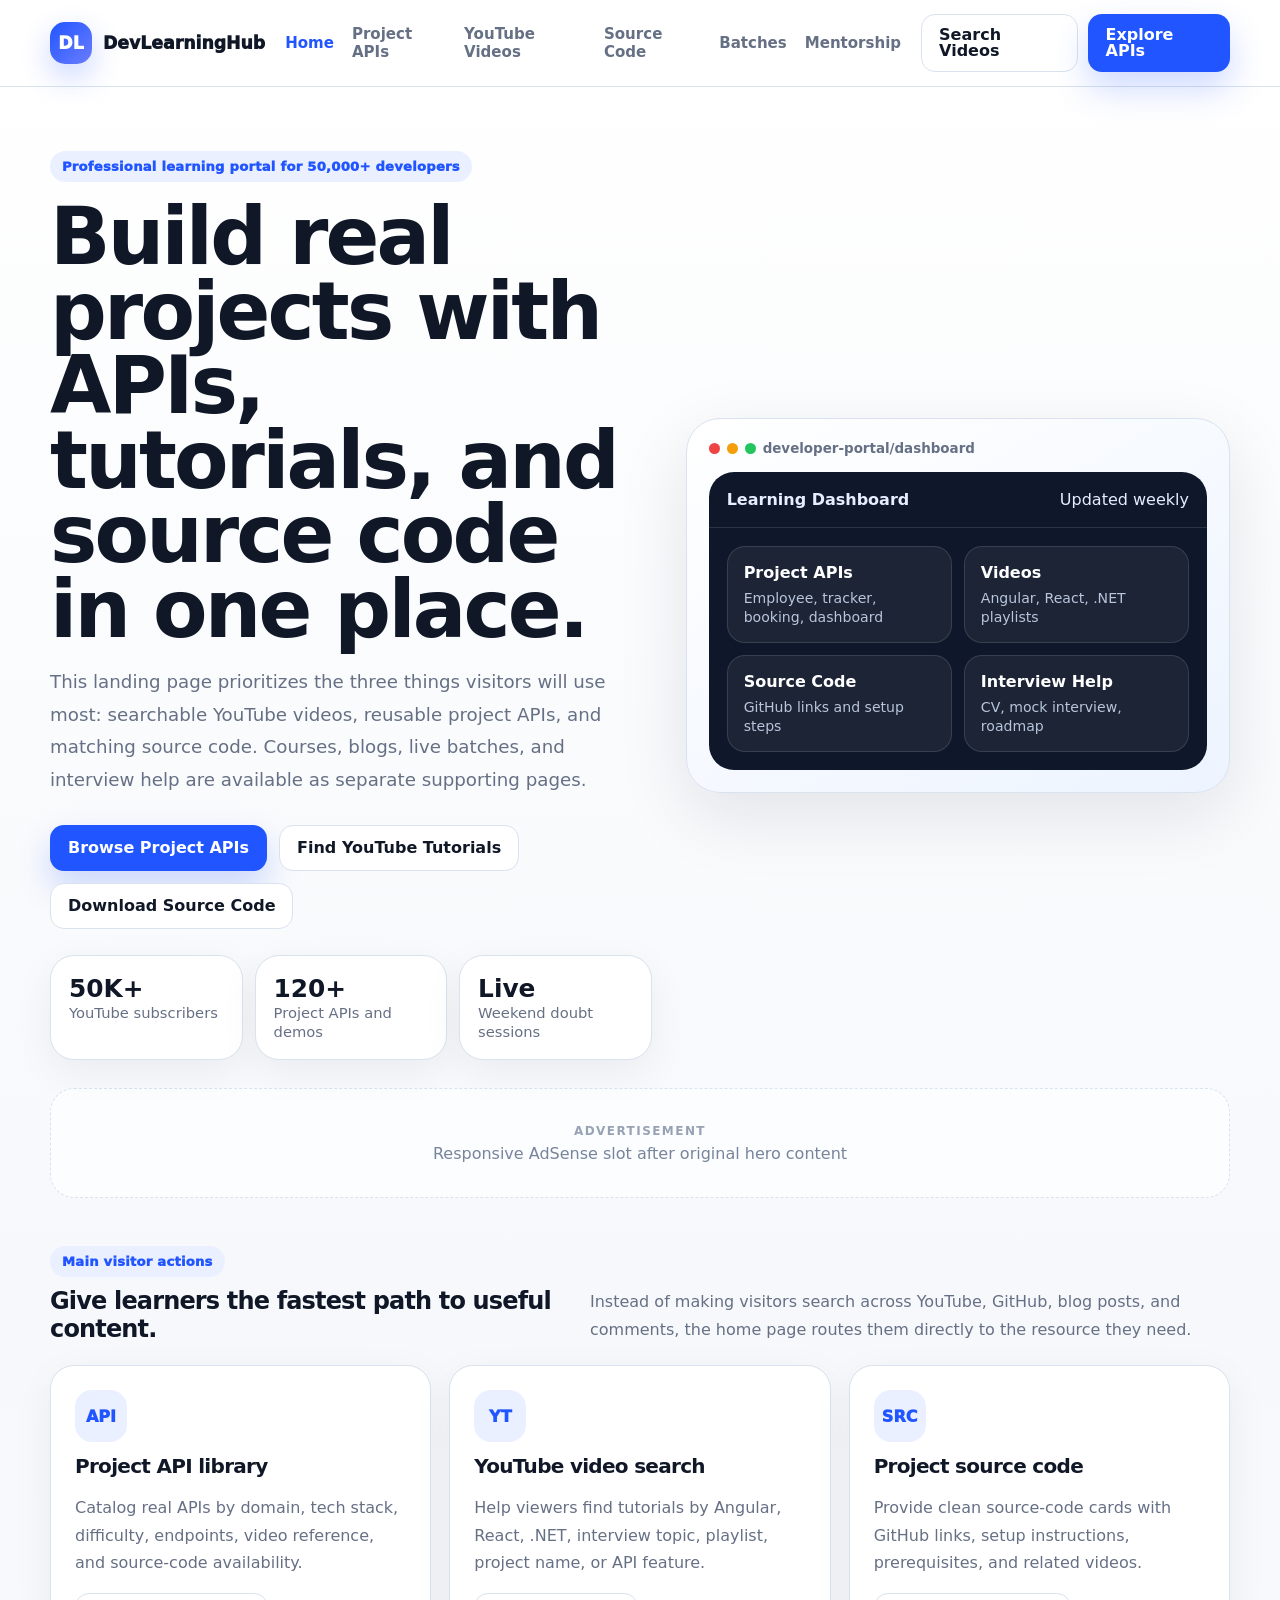
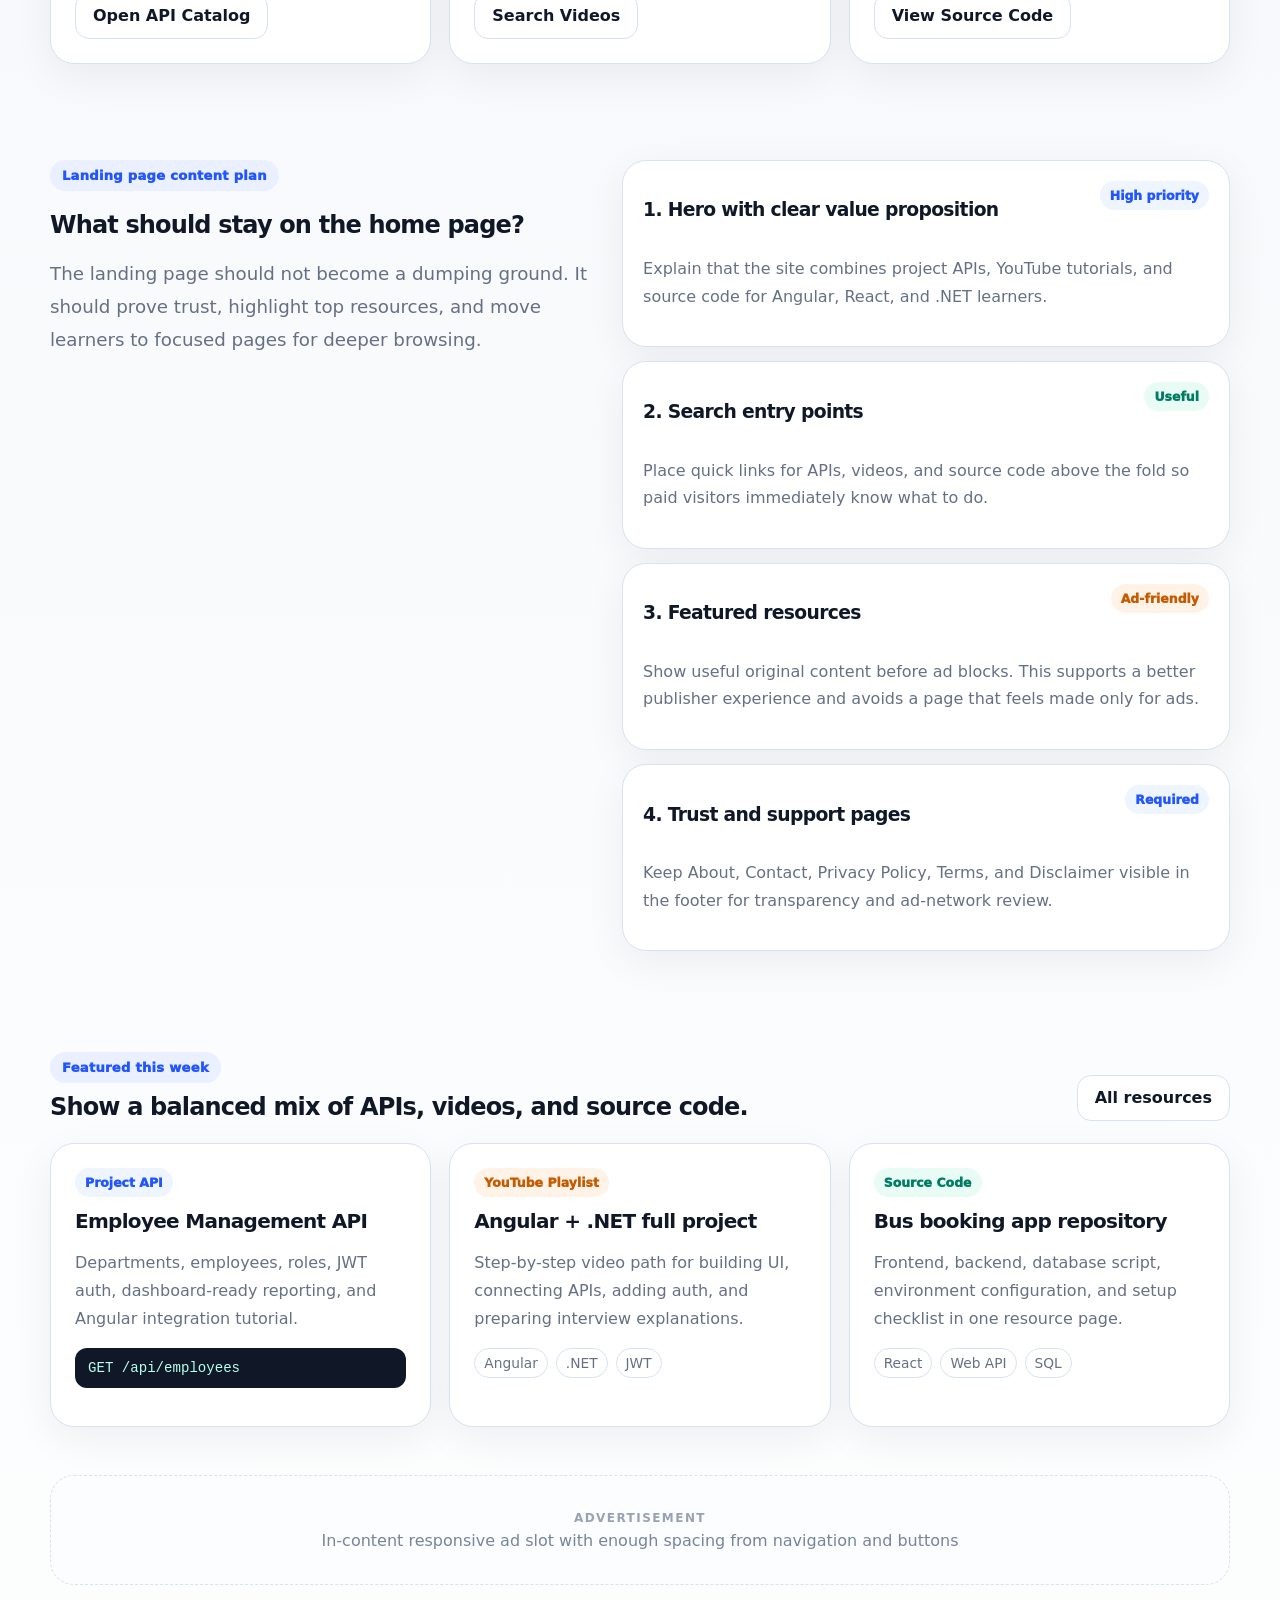
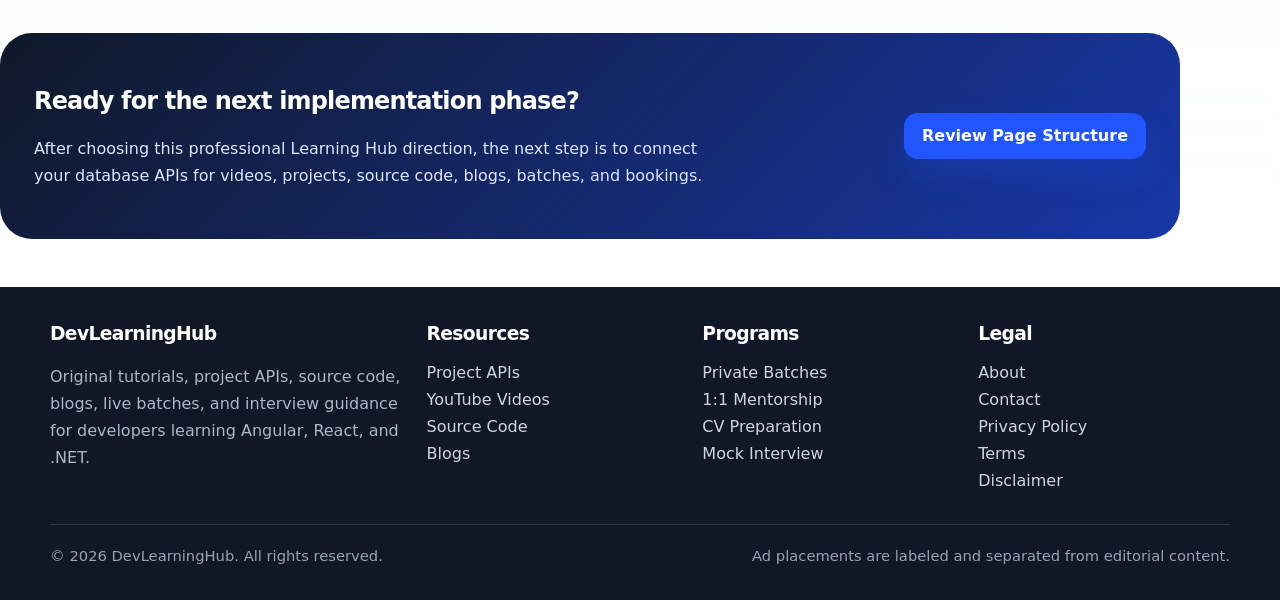
<file: index.html>
<!DOCTYPE html>
<html lang="en">
<head>
  <meta charset="UTF-8" />
  <meta name="viewport" content="width=device-width, initial-scale=1.0" />
  <meta name="description" content="A professional developer learning portal for project APIs, YouTube tutorials, source code, blogs, live batches, and interview guidance." />
  <title>DevLearningHub · Project APIs, Videos & Source Code</title>
  <link rel="stylesheet" href="styles.css" />
</head>
<body>
  <a class="skip-link" href="#main">Skip to content</a>
  <header class="site-header">
    <div class="container navbar">
      <a class="brand" href="index.html"><span class="brand-mark">DL</span><span>DevLearningHub</span></a>
      <nav class="nav-links" aria-label="Primary navigation">
        <a aria-current="page" href="index.html">Home</a>
        <a href="project-apis.html">Project APIs</a>
        <a href="videos.html">YouTube Videos</a>
        <a href="source-code.html">Source Code</a>
        <a href="batches.html">Batches</a>
        <a href="mentorship.html">Mentorship</a>
      </nav>
      <div class="nav-actions">
        <a class="btn btn-secondary" href="videos.html">Search Videos</a>
        <a class="btn btn-primary" href="project-apis.html">Explore APIs</a>
      </div>
    </div>
  </header>

  <main id="main">
    <section class="hero">
      <div class="container hero-grid">
        <div>
          <span class="kicker">Professional learning portal for 50,000+ developers</span>
          <h1>Build real projects with APIs, tutorials, and source code in one place.</h1>
          <p class="lead">This landing page prioritizes the three things visitors will use most: searchable YouTube videos, reusable project APIs, and matching source code. Courses, blogs, live batches, and interview help are available as separate supporting pages.</p>
          <div class="hero-actions">
            <a class="btn btn-primary" href="project-apis.html">Browse Project APIs</a>
            <a class="btn btn-secondary" href="videos.html">Find YouTube Tutorials</a>
            <a class="btn btn-secondary" href="source-code.html">Download Source Code</a>
          </div>
          <div class="trust-row" aria-label="Creator metrics">
            <div class="trust-card"><strong>50K+</strong><span>YouTube subscribers</span></div>
            <div class="trust-card"><strong>120+</strong><span>Project APIs and demos</span></div>
            <div class="trust-card"><strong>Live</strong><span>Weekend doubt sessions</span></div>
          </div>
        </div>
        <aside class="hero-product" aria-label="Portal preview">
          <div class="browser-bar"><span class="dot"></span><span class="dot"></span><span class="dot"></span><span>developer-portal/dashboard</span></div>
          <div class="product-screen">
            <div class="screen-top"><strong>Learning Dashboard</strong><span>Updated weekly</span></div>
            <div class="screen-grid">
              <div class="screen-tile"><strong>Project APIs</strong><span>Employee, tracker, booking, dashboard</span></div>
              <div class="screen-tile"><strong>Videos</strong><span>Angular, React, .NET playlists</span></div>
              <div class="screen-tile"><strong>Source Code</strong><span>GitHub links and setup steps</span></div>
              <div class="screen-tile"><strong>Interview Help</strong><span>CV, mock interview, roadmap</span></div>
            </div>
          </div>
        </aside>
      </div>
    </section>

    <section class="container" aria-label="Advertisement">
      <div class="ad-slot"><span><span class="ad-label">Advertisement</span>Responsive AdSense slot after original hero content</span></div>
    </section>

    <section class="section">
      <div class="container">
        <div class="section-header">
          <div>
            <span class="kicker">Main visitor actions</span>
            <h2>Give learners the fastest path to useful content.</h2>
          </div>
          <p>Instead of making visitors search across YouTube, GitHub, blog posts, and comments, the home page routes them directly to the resource they need.</p>
        </div>
        <div class="feature-grid">
          <article class="card">
            <div class="icon">API</div>
            <h3>Project API library</h3>
            <p>Catalog real APIs by domain, tech stack, difficulty, endpoints, video reference, and source-code availability.</p>
            <a class="btn btn-secondary" href="project-apis.html">Open API Catalog</a>
          </article>
          <article class="card">
            <div class="icon">YT</div>
            <h3>YouTube video search</h3>
            <p>Help viewers find tutorials by Angular, React, .NET, interview topic, playlist, project name, or API feature.</p>
            <a class="btn btn-secondary" href="videos.html">Search Videos</a>
          </article>
          <article class="card">
            <div class="icon">SRC</div>
            <h3>Project source code</h3>
            <p>Provide clean source-code cards with GitHub links, setup instructions, prerequisites, and related videos.</p>
            <a class="btn btn-secondary" href="source-code.html">View Source Code</a>
          </article>
        </div>
      </div>
    </section>

    <section class="section">
      <div class="container two-column">
        <div>
          <span class="kicker">Landing page content plan</span>
          <h2>What should stay on the home page?</h2>
          <p class="lead">The landing page should not become a dumping ground. It should prove trust, highlight top resources, and move learners to focused pages for deeper browsing.</p>
        </div>
        <div class="list">
          <article class="list-item"><div class="list-item-header"><h3>1. Hero with clear value proposition</h3><span class="badge">High priority</span></div><p>Explain that the site combines project APIs, YouTube tutorials, and source code for Angular, React, and .NET learners.</p></article>
          <article class="list-item"><div class="list-item-header"><h3>2. Search entry points</h3><span class="badge badge-green">Useful</span></div><p>Place quick links for APIs, videos, and source code above the fold so paid visitors immediately know what to do.</p></article>
          <article class="list-item"><div class="list-item-header"><h3>3. Featured resources</h3><span class="badge badge-orange">Ad-friendly</span></div><p>Show useful original content before ad blocks. This supports a better publisher experience and avoids a page that feels made only for ads.</p></article>
          <article class="list-item"><div class="list-item-header"><h3>4. Trust and support pages</h3><span class="badge">Required</span></div><p>Keep About, Contact, Privacy Policy, Terms, and Disclaimer visible in the footer for transparency and ad-network review.</p></article>
        </div>
      </div>
    </section>

    <section class="section">
      <div class="container">
        <div class="section-header">
          <div>
            <span class="kicker">Featured this week</span>
            <h2>Show a balanced mix of APIs, videos, and source code.</h2>
          </div>
          <div class="section-actions"><a class="btn btn-secondary" href="project-apis.html">All resources</a></div>
        </div>
        <div class="resource-grid">
          <article class="card"><span class="badge">Project API</span><h3>Employee Management API</h3><p>Departments, employees, roles, JWT auth, dashboard-ready reporting, and Angular integration tutorial.</p><code class="endpoint">GET /api/employees</code></article>
          <article class="card"><span class="badge badge-orange">YouTube Playlist</span><h3>Angular + .NET full project</h3><p>Step-by-step video path for building UI, connecting APIs, adding auth, and preparing interview explanations.</p><div class="meta"><span>Angular</span><span>.NET</span><span>JWT</span></div></article>
          <article class="card"><span class="badge badge-green">Source Code</span><h3>Bus booking app repository</h3><p>Frontend, backend, database script, environment configuration, and setup checklist in one resource page.</p><div class="meta"><span>React</span><span>Web API</span><span>SQL</span></div></article>
        </div>
      </div>
    </section>

    <section class="container" aria-label="Advertisement">
      <div class="ad-slot"><span><span class="ad-label">Advertisement</span>In-content responsive ad slot with enough spacing from navigation and buttons</span></div>
    </section>

    <section class="container cta-band">
      <div>
        <h2>Ready for the next implementation phase?</h2>
        <p>After choosing this professional Learning Hub direction, the next step is to connect your database APIs for videos, projects, source code, blogs, batches, and bookings.</p>
      </div>
      <a class="btn btn-primary" href="project-apis.html">Review Page Structure</a>
    </section>
  </main>

  <footer class="site-footer">
    <div class="container">
      <div class="footer-grid">
        <div><h3>DevLearningHub</h3><p>Original tutorials, project APIs, source code, blogs, live batches, and interview guidance for developers learning Angular, React, and .NET.</p></div>
        <div><h3>Resources</h3><a href="project-apis.html">Project APIs</a><a href="videos.html">YouTube Videos</a><a href="source-code.html">Source Code</a><a href="blogs.html">Blogs</a></div>
        <div><h3>Programs</h3><a href="batches.html">Private Batches</a><a href="mentorship.html">1:1 Mentorship</a><a href="mentorship.html#cv">CV Preparation</a><a href="mentorship.html#interview">Mock Interview</a></div>
        <div><h3>Legal</h3><a href="#">About</a><a href="#">Contact</a><a href="#">Privacy Policy</a><a href="#">Terms</a><a href="#">Disclaimer</a></div>
      </div>
      <div class="footer-bottom"><span>© 2026 DevLearningHub. All rights reserved.</span><span>Ad placements are labeled and separated from editorial content.</span></div>
    </div>
  </footer>
</body>
</html>
</file>
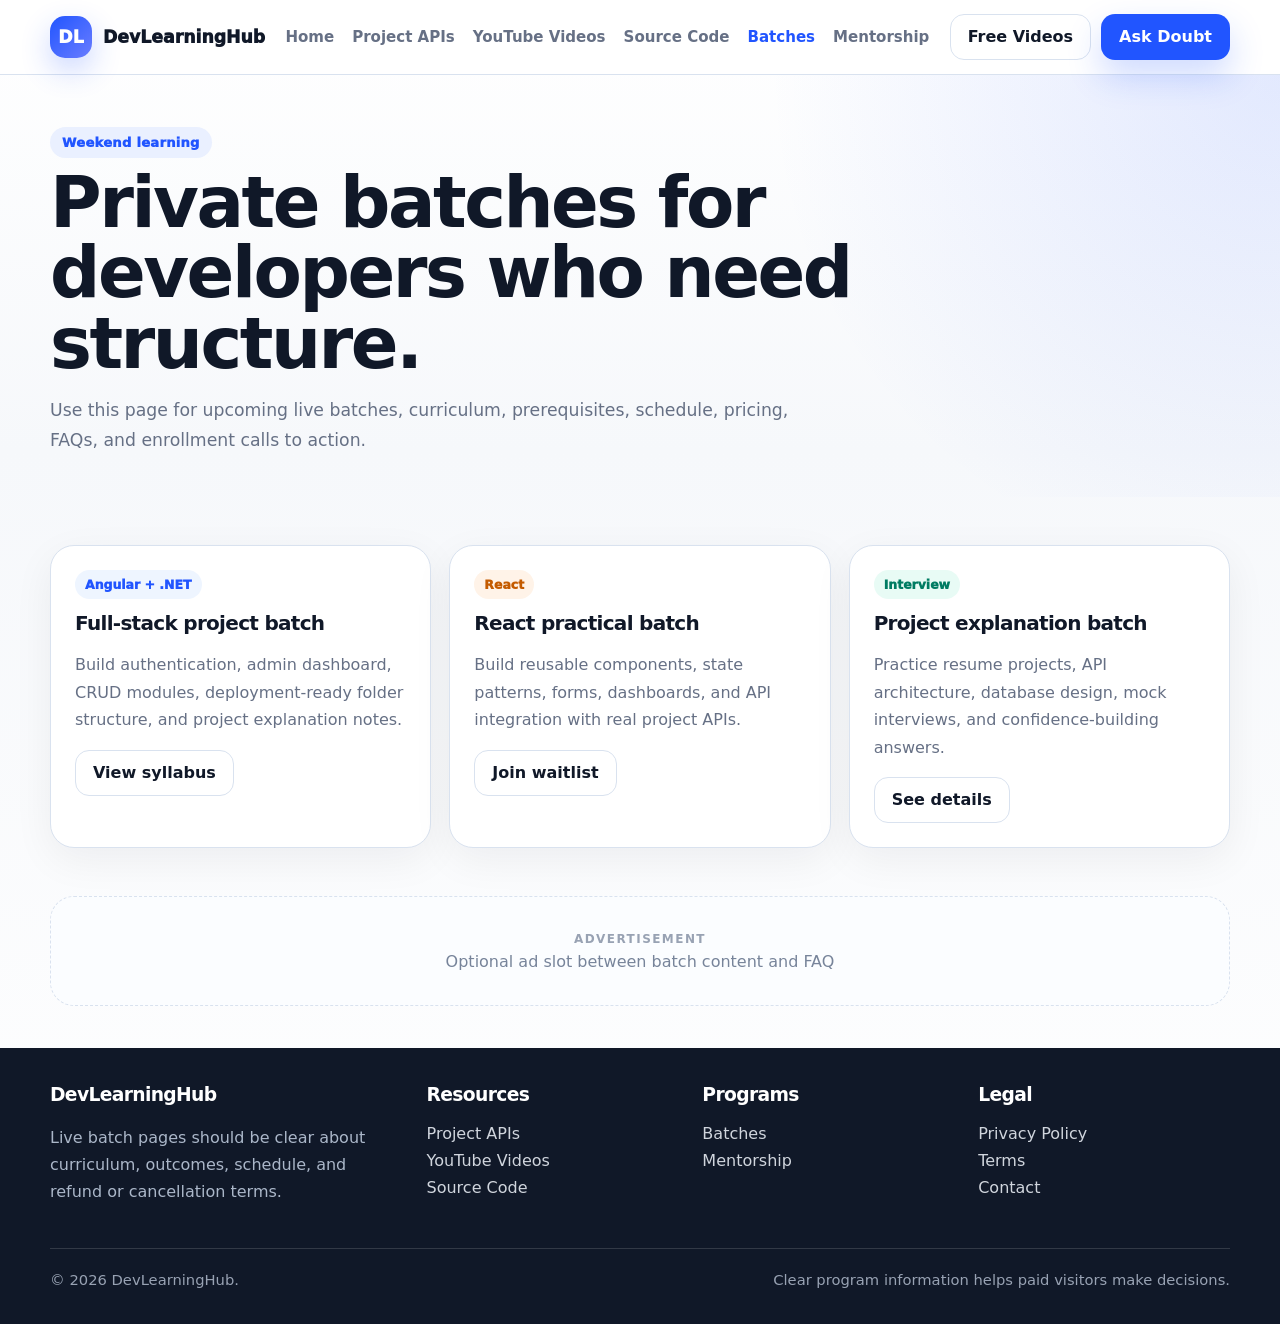
<file: batches.html>
<!DOCTYPE html>
<html lang="en">
<head>
  <meta charset="UTF-8" />
  <meta name="viewport" content="width=device-width, initial-scale=1.0" />
  <meta name="description" content="Join private weekend batches for Angular, React, .NET, full-stack projects, and interview preparation." />
  <title>Private Batches · DevLearningHub</title>
  <link rel="stylesheet" href="styles.css" />
</head>
<body>
  <a class="skip-link" href="#main">Skip to content</a>
  <header class="site-header"><div class="container navbar"><a class="brand" href="index.html"><span class="brand-mark">DL</span><span>DevLearningHub</span></a><nav class="nav-links" aria-label="Primary navigation"><a href="index.html">Home</a><a href="project-apis.html">Project APIs</a><a href="videos.html">YouTube Videos</a><a href="source-code.html">Source Code</a><a aria-current="page" href="batches.html">Batches</a><a href="mentorship.html">Mentorship</a></nav><div class="nav-actions"><a class="btn btn-secondary" href="videos.html">Free Videos</a><a class="btn btn-primary" href="mentorship.html">Ask Doubt</a></div></div></header>
  <main id="main">
    <section class="page-hero"><div class="container"><span class="kicker">Weekend learning</span><h1>Private batches for developers who need structure.</h1><p>Use this page for upcoming live batches, curriculum, prerequisites, schedule, pricing, FAQs, and enrollment calls to action.</p></div></section>
    <section class="section"><div class="container"><div class="card-grid"><article class="card"><span class="badge">Angular + .NET</span><h3>Full-stack project batch</h3><p>Build authentication, admin dashboard, CRUD modules, deployment-ready folder structure, and project explanation notes.</p><a class="btn btn-secondary" href="#">View syllabus</a></article><article class="card"><span class="badge badge-orange">React</span><h3>React practical batch</h3><p>Build reusable components, state patterns, forms, dashboards, and API integration with real project APIs.</p><a class="btn btn-secondary" href="#">Join waitlist</a></article><article class="card"><span class="badge badge-green">Interview</span><h3>Project explanation batch</h3><p>Practice resume projects, API architecture, database design, mock interviews, and confidence-building answers.</p><a class="btn btn-secondary" href="#">See details</a></article></div></div></section>
    <section class="container" aria-label="Advertisement"><div class="ad-slot"><span><span class="ad-label">Advertisement</span>Optional ad slot between batch content and FAQ</span></div></section>
  </main>
  <footer class="site-footer"><div class="container"><div class="footer-grid"><div><h3>DevLearningHub</h3><p>Live batch pages should be clear about curriculum, outcomes, schedule, and refund or cancellation terms.</p></div><div><h3>Resources</h3><a href="project-apis.html">Project APIs</a><a href="videos.html">YouTube Videos</a><a href="source-code.html">Source Code</a></div><div><h3>Programs</h3><a href="batches.html">Batches</a><a href="mentorship.html">Mentorship</a></div><div><h3>Legal</h3><a href="#">Privacy Policy</a><a href="#">Terms</a><a href="#">Contact</a></div></div><div class="footer-bottom"><span>© 2026 DevLearningHub.</span><span>Clear program information helps paid visitors make decisions.</span></div></div></footer>
</body>
</html>
</file>
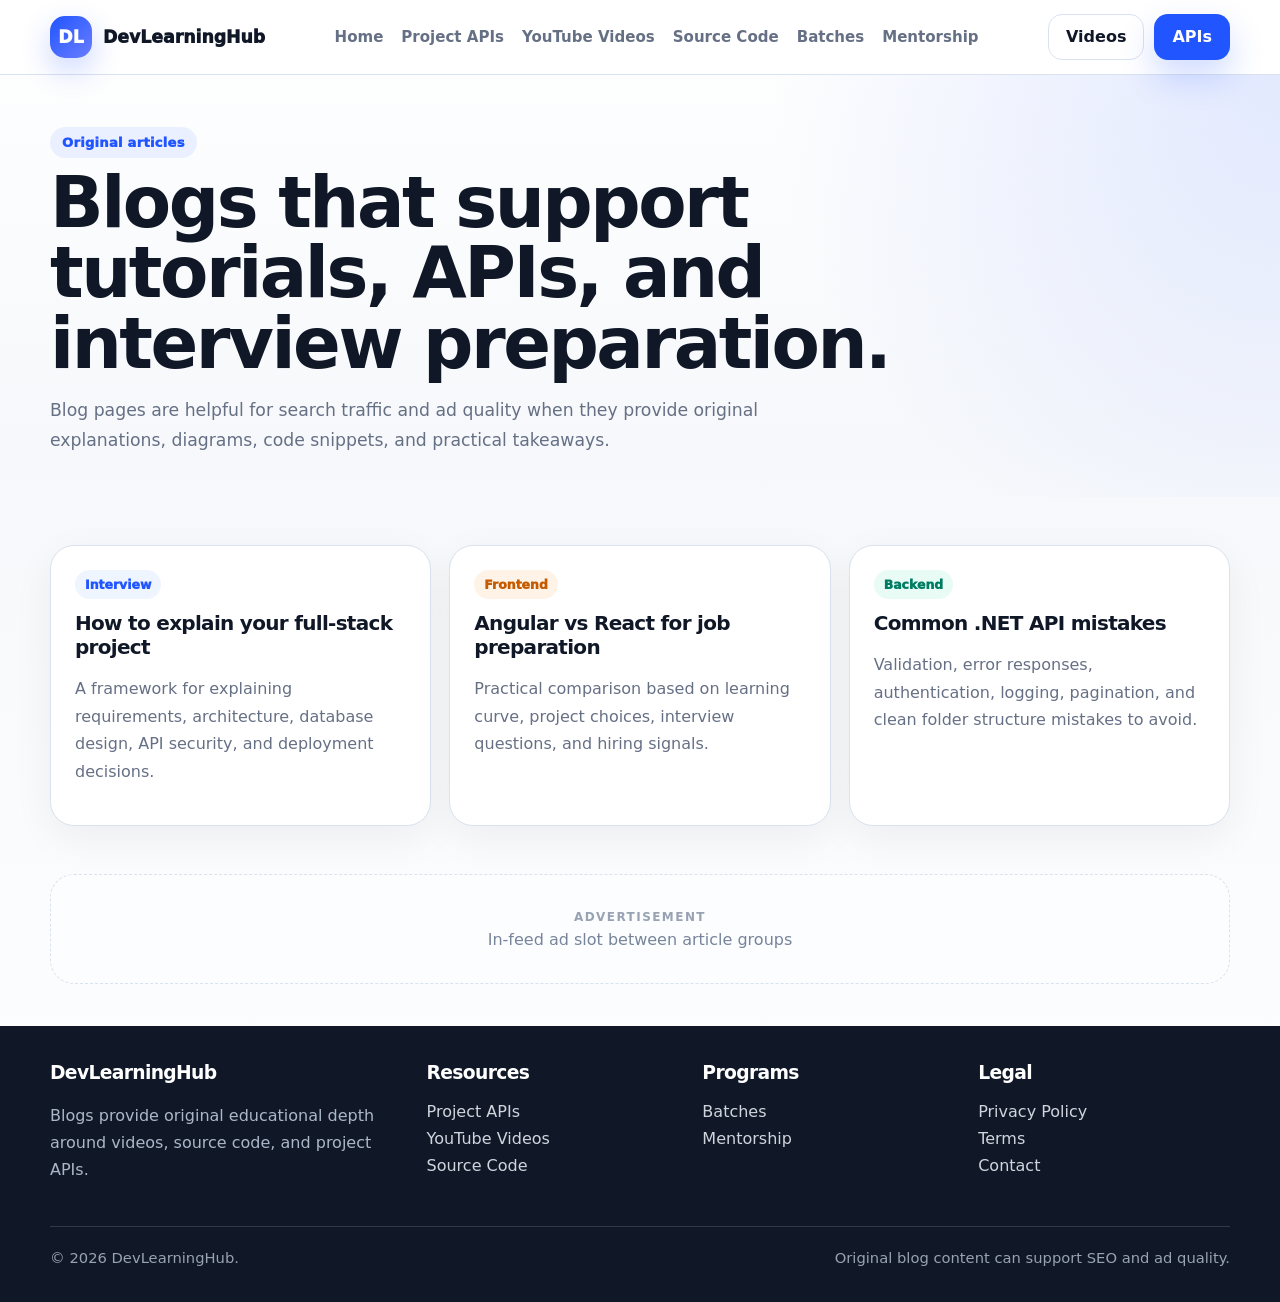
<file: blogs.html>
<!DOCTYPE html>
<html lang="en">
<head>
  <meta charset="UTF-8" />
  <meta name="viewport" content="width=device-width, initial-scale=1.0" />
  <meta name="description" content="Read developer blogs about Angular, React, .NET, project architecture, APIs, and interview preparation." />
  <title>Blogs · DevLearningHub</title>
  <link rel="stylesheet" href="styles.css" />
</head>
<body>
  <a class="skip-link" href="#main">Skip to content</a>
  <header class="site-header"><div class="container navbar"><a class="brand" href="index.html"><span class="brand-mark">DL</span><span>DevLearningHub</span></a><nav class="nav-links" aria-label="Primary navigation"><a href="index.html">Home</a><a href="project-apis.html">Project APIs</a><a href="videos.html">YouTube Videos</a><a href="source-code.html">Source Code</a><a href="batches.html">Batches</a><a href="mentorship.html">Mentorship</a></nav><div class="nav-actions"><a class="btn btn-secondary" href="videos.html">Videos</a><a class="btn btn-primary" href="project-apis.html">APIs</a></div></div></header>
  <main id="main">
    <section class="page-hero"><div class="container"><span class="kicker">Original articles</span><h1>Blogs that support tutorials, APIs, and interview preparation.</h1><p>Blog pages are helpful for search traffic and ad quality when they provide original explanations, diagrams, code snippets, and practical takeaways.</p></div></section>
    <section class="section"><div class="container"><div class="card-grid"><article class="card"><span class="badge">Interview</span><h3>How to explain your full-stack project</h3><p>A framework for explaining requirements, architecture, database design, API security, and deployment decisions.</p></article><article class="card"><span class="badge badge-orange">Frontend</span><h3>Angular vs React for job preparation</h3><p>Practical comparison based on learning curve, project choices, interview questions, and hiring signals.</p></article><article class="card"><span class="badge badge-green">Backend</span><h3>Common .NET API mistakes</h3><p>Validation, error responses, authentication, logging, pagination, and clean folder structure mistakes to avoid.</p></article></div></div></section>
    <section class="container" aria-label="Advertisement"><div class="ad-slot"><span><span class="ad-label">Advertisement</span>In-feed ad slot between article groups</span></div></section>
  </main>
  <footer class="site-footer"><div class="container"><div class="footer-grid"><div><h3>DevLearningHub</h3><p>Blogs provide original educational depth around videos, source code, and project APIs.</p></div><div><h3>Resources</h3><a href="project-apis.html">Project APIs</a><a href="videos.html">YouTube Videos</a><a href="source-code.html">Source Code</a></div><div><h3>Programs</h3><a href="batches.html">Batches</a><a href="mentorship.html">Mentorship</a></div><div><h3>Legal</h3><a href="#">Privacy Policy</a><a href="#">Terms</a><a href="#">Contact</a></div></div><div class="footer-bottom"><span>© 2026 DevLearningHub.</span><span>Original blog content can support SEO and ad quality.</span></div></div></footer>
</body>
</html>
</file>
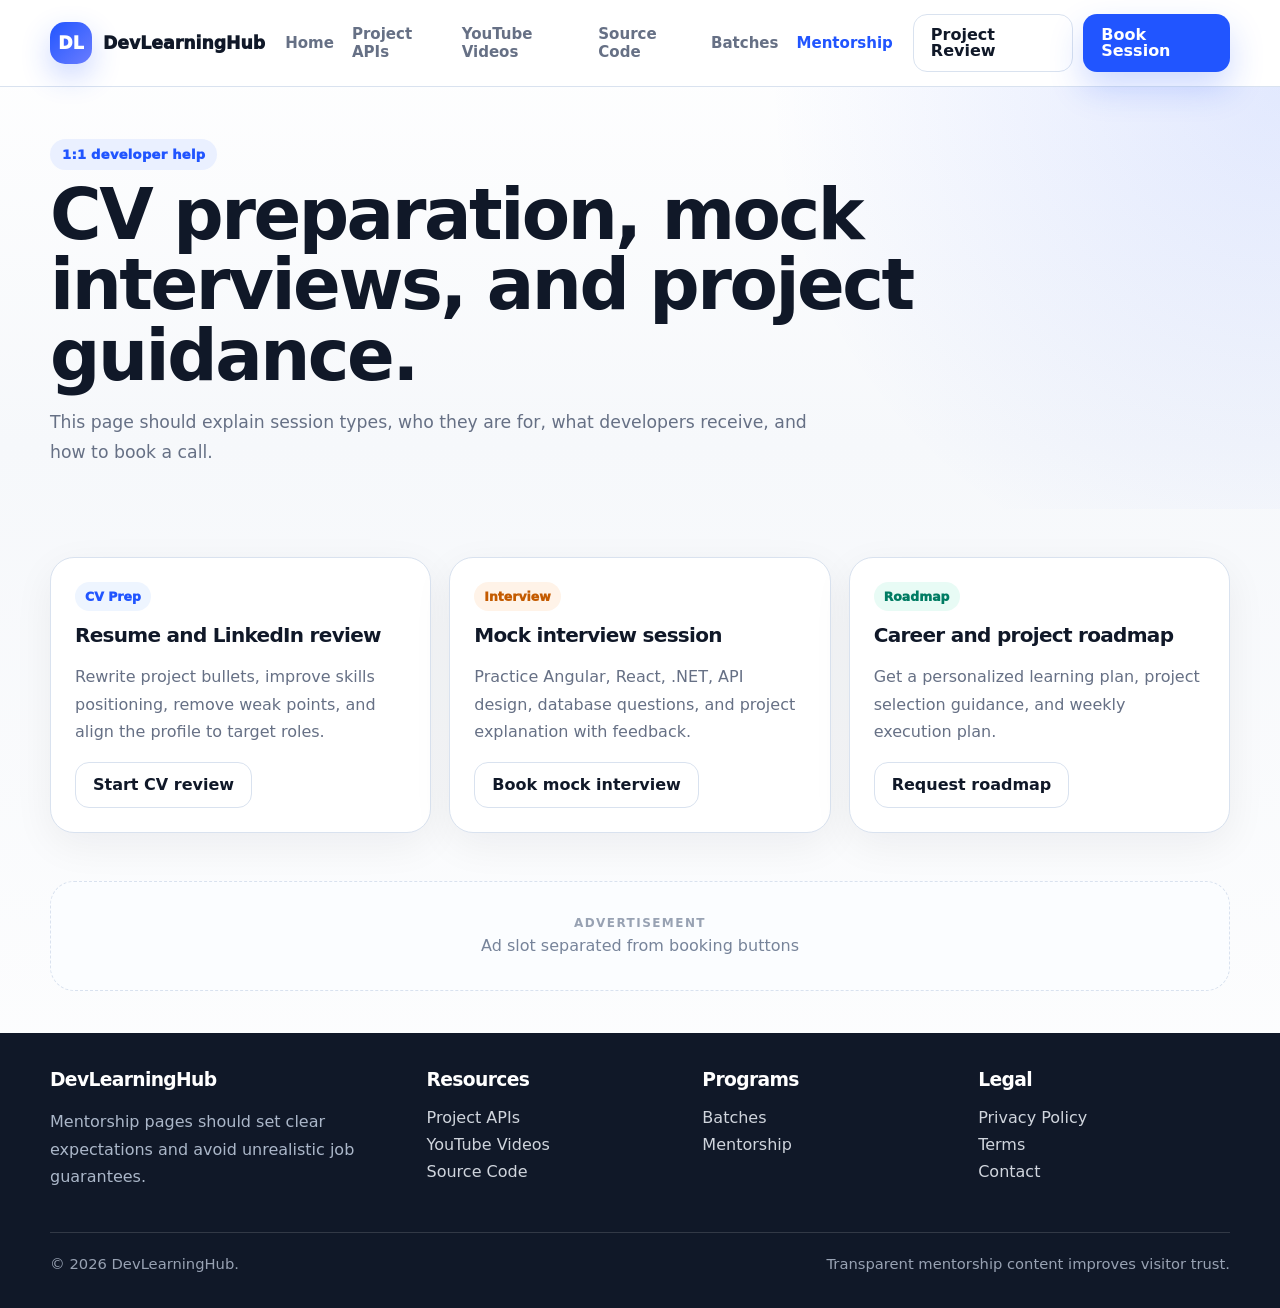
<file: mentorship.html>
<!DOCTYPE html>
<html lang="en">
<head>
  <meta charset="UTF-8" />
  <meta name="viewport" content="width=device-width, initial-scale=1.0" />
  <meta name="description" content="Book one-to-one mentorship, CV preparation, project review, and mock interview sessions for developers." />
  <title>Mentorship · DevLearningHub</title>
  <link rel="stylesheet" href="styles.css" />
</head>
<body>
  <a class="skip-link" href="#main">Skip to content</a>
  <header class="site-header"><div class="container navbar"><a class="brand" href="index.html"><span class="brand-mark">DL</span><span>DevLearningHub</span></a><nav class="nav-links" aria-label="Primary navigation"><a href="index.html">Home</a><a href="project-apis.html">Project APIs</a><a href="videos.html">YouTube Videos</a><a href="source-code.html">Source Code</a><a href="batches.html">Batches</a><a aria-current="page" href="mentorship.html">Mentorship</a></nav><div class="nav-actions"><a class="btn btn-secondary" href="source-code.html">Project Review</a><a class="btn btn-primary" href="#book">Book Session</a></div></div></header>
  <main id="main">
    <section class="page-hero"><div class="container"><span class="kicker">1:1 developer help</span><h1>CV preparation, mock interviews, and project guidance.</h1><p>This page should explain session types, who they are for, what developers receive, and how to book a call.</p></div></section>
    <section class="section" id="book"><div class="container"><div class="card-grid"><article class="card" id="cv"><span class="badge">CV Prep</span><h3>Resume and LinkedIn review</h3><p>Rewrite project bullets, improve skills positioning, remove weak points, and align the profile to target roles.</p><a class="btn btn-secondary" href="#">Start CV review</a></article><article class="card" id="interview"><span class="badge badge-orange">Interview</span><h3>Mock interview session</h3><p>Practice Angular, React, .NET, API design, database questions, and project explanation with feedback.</p><a class="btn btn-secondary" href="#">Book mock interview</a></article><article class="card"><span class="badge badge-green">Roadmap</span><h3>Career and project roadmap</h3><p>Get a personalized learning plan, project selection guidance, and weekly execution plan.</p><a class="btn btn-secondary" href="#">Request roadmap</a></article></div></div></section>
    <section class="container" aria-label="Advertisement"><div class="ad-slot"><span><span class="ad-label">Advertisement</span>Ad slot separated from booking buttons</span></div></section>
  </main>
  <footer class="site-footer"><div class="container"><div class="footer-grid"><div><h3>DevLearningHub</h3><p>Mentorship pages should set clear expectations and avoid unrealistic job guarantees.</p></div><div><h3>Resources</h3><a href="project-apis.html">Project APIs</a><a href="videos.html">YouTube Videos</a><a href="source-code.html">Source Code</a></div><div><h3>Programs</h3><a href="batches.html">Batches</a><a href="mentorship.html">Mentorship</a></div><div><h3>Legal</h3><a href="#">Privacy Policy</a><a href="#">Terms</a><a href="#">Contact</a></div></div><div class="footer-bottom"><span>© 2026 DevLearningHub.</span><span>Transparent mentorship content improves visitor trust.</span></div></div></footer>
</body>
</html>
</file>
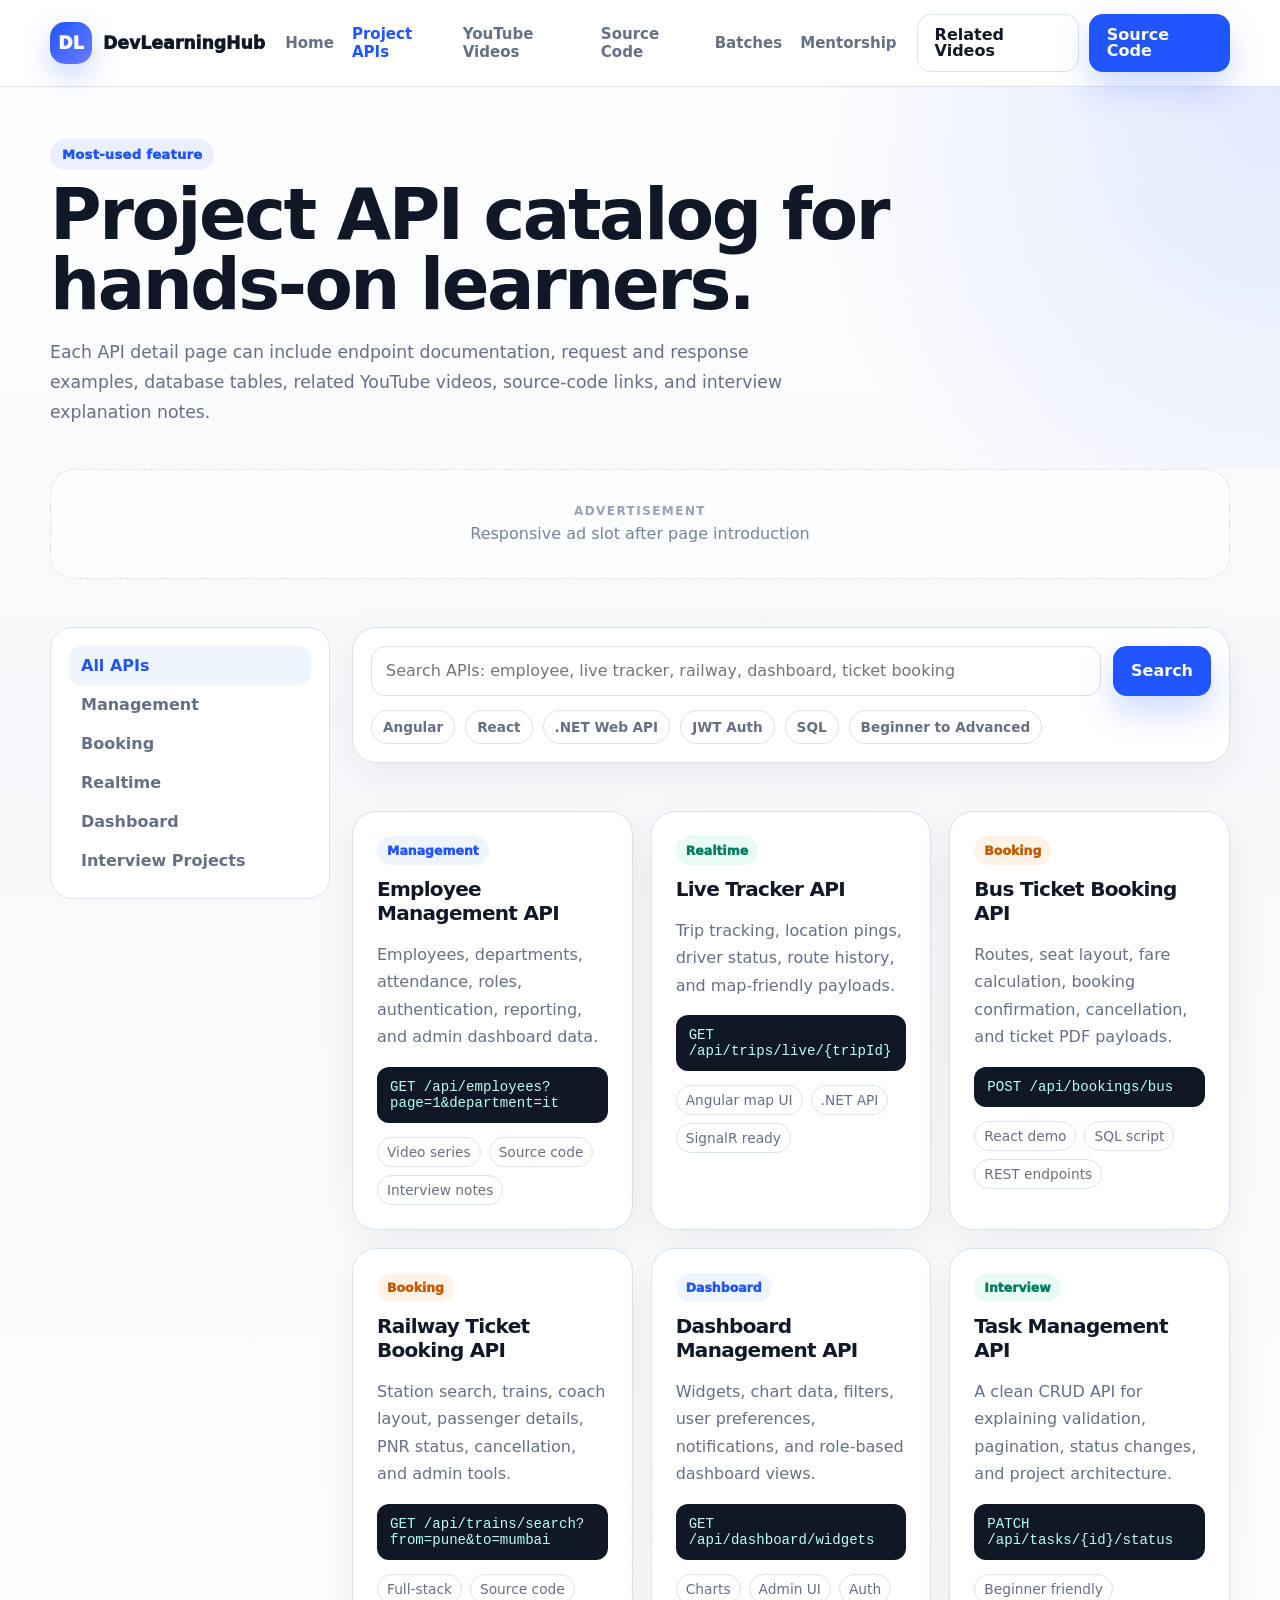
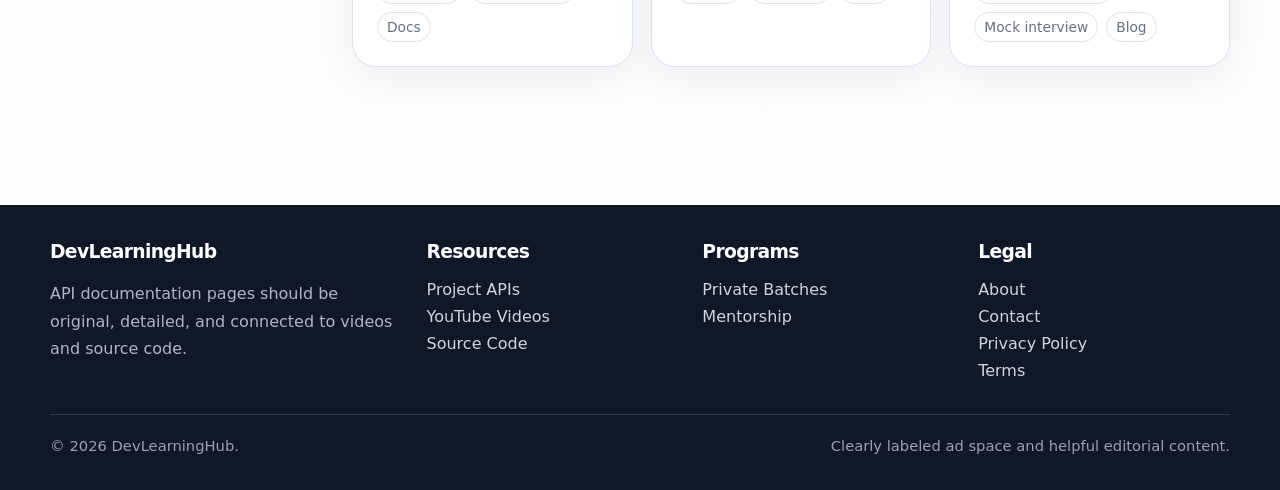
<file: project-apis.html>
<!DOCTYPE html>
<html lang="en">
<head>
  <meta charset="UTF-8" />
  <meta name="viewport" content="width=device-width, initial-scale=1.0" />
  <meta name="description" content="Browse reusable project APIs for Angular, React, and .NET tutorials, including endpoints, videos, and source-code links." />
  <title>Project APIs · DevLearningHub</title>
  <link rel="stylesheet" href="styles.css" />
</head>
<body>
  <a class="skip-link" href="#main">Skip to content</a>
  <header class="site-header"><div class="container navbar"><a class="brand" href="index.html"><span class="brand-mark">DL</span><span>DevLearningHub</span></a><nav class="nav-links" aria-label="Primary navigation"><a href="index.html">Home</a><a aria-current="page" href="project-apis.html">Project APIs</a><a href="videos.html">YouTube Videos</a><a href="source-code.html">Source Code</a><a href="batches.html">Batches</a><a href="mentorship.html">Mentorship</a></nav><div class="nav-actions"><a class="btn btn-secondary" href="videos.html">Related Videos</a><a class="btn btn-primary" href="source-code.html">Source Code</a></div></div></header>
  <main id="main">
    <section class="page-hero"><div class="container"><span class="kicker">Most-used feature</span><h1>Project API catalog for hands-on learners.</h1><p>Each API detail page can include endpoint documentation, request and response examples, database tables, related YouTube videos, source-code links, and interview explanation notes.</p></div></section>
    <section class="container" aria-label="Advertisement"><div class="ad-slot"><span><span class="ad-label">Advertisement</span>Responsive ad slot after page introduction</span></div></section>
    <section class="section"><div class="container sidebar-layout"><aside class="sidebar" aria-label="API filters"><a aria-current="page" href="#all">All APIs</a><a href="#management">Management</a><a href="#booking">Booking</a><a href="#realtime">Realtime</a><a href="#dashboard">Dashboard</a><a href="#interview">Interview Projects</a></aside><div><div class="search-panel"><div class="search-row"><input class="search-input" placeholder="Search APIs: employee, live tracker, railway, dashboard, ticket booking" /><a class="btn btn-primary" href="#catalog">Search</a></div><div class="filters"><span class="filter-pill">Angular</span><span class="filter-pill">React</span><span class="filter-pill">.NET Web API</span><span class="filter-pill">JWT Auth</span><span class="filter-pill">SQL</span><span class="filter-pill">Beginner to Advanced</span></div></div><section class="section" id="catalog"><div class="card-grid"><article class="card" id="management"><span class="badge">Management</span><h3>Employee Management API</h3><p>Employees, departments, attendance, roles, authentication, reporting, and admin dashboard data.</p><code class="endpoint">GET /api/employees?page=1&department=it</code><div class="meta"><span>Video series</span><span>Source code</span><span>Interview notes</span></div></article><article class="card" id="realtime"><span class="badge badge-green">Realtime</span><h3>Live Tracker API</h3><p>Trip tracking, location pings, driver status, route history, and map-friendly payloads.</p><code class="endpoint">GET /api/trips/live/{tripId}</code><div class="meta"><span>Angular map UI</span><span>.NET API</span><span>SignalR ready</span></div></article><article class="card" id="booking"><span class="badge badge-orange">Booking</span><h3>Bus Ticket Booking API</h3><p>Routes, seat layout, fare calculation, booking confirmation, cancellation, and ticket PDF payloads.</p><code class="endpoint">POST /api/bookings/bus</code><div class="meta"><span>React demo</span><span>SQL script</span><span>REST endpoints</span></div></article><article class="card"><span class="badge badge-orange">Booking</span><h3>Railway Ticket Booking API</h3><p>Station search, trains, coach layout, passenger details, PNR status, cancellation, and admin tools.</p><code class="endpoint">GET /api/trains/search?from=pune&to=mumbai</code><div class="meta"><span>Full-stack</span><span>Source code</span><span>Docs</span></div></article><article class="card" id="dashboard"><span class="badge">Dashboard</span><h3>Dashboard Management API</h3><p>Widgets, chart data, filters, user preferences, notifications, and role-based dashboard views.</p><code class="endpoint">GET /api/dashboard/widgets</code><div class="meta"><span>Charts</span><span>Admin UI</span><span>Auth</span></div></article><article class="card" id="interview"><span class="badge badge-green">Interview</span><h3>Task Management API</h3><p>A clean CRUD API for explaining validation, pagination, status changes, and project architecture.</p><code class="endpoint">PATCH /api/tasks/{id}/status</code><div class="meta"><span>Beginner friendly</span><span>Mock interview</span><span>Blog</span></div></article></div></section></div></div></section>
  </main>
  <footer class="site-footer"><div class="container"><div class="footer-grid"><div><h3>DevLearningHub</h3><p>API documentation pages should be original, detailed, and connected to videos and source code.</p></div><div><h3>Resources</h3><a href="project-apis.html">Project APIs</a><a href="videos.html">YouTube Videos</a><a href="source-code.html">Source Code</a></div><div><h3>Programs</h3><a href="batches.html">Private Batches</a><a href="mentorship.html">Mentorship</a></div><div><h3>Legal</h3><a href="#">About</a><a href="#">Contact</a><a href="#">Privacy Policy</a><a href="#">Terms</a></div></div><div class="footer-bottom"><span>© 2026 DevLearningHub.</span><span>Clearly labeled ad space and helpful editorial content.</span></div></div></footer>
</body>
</html>
</file>
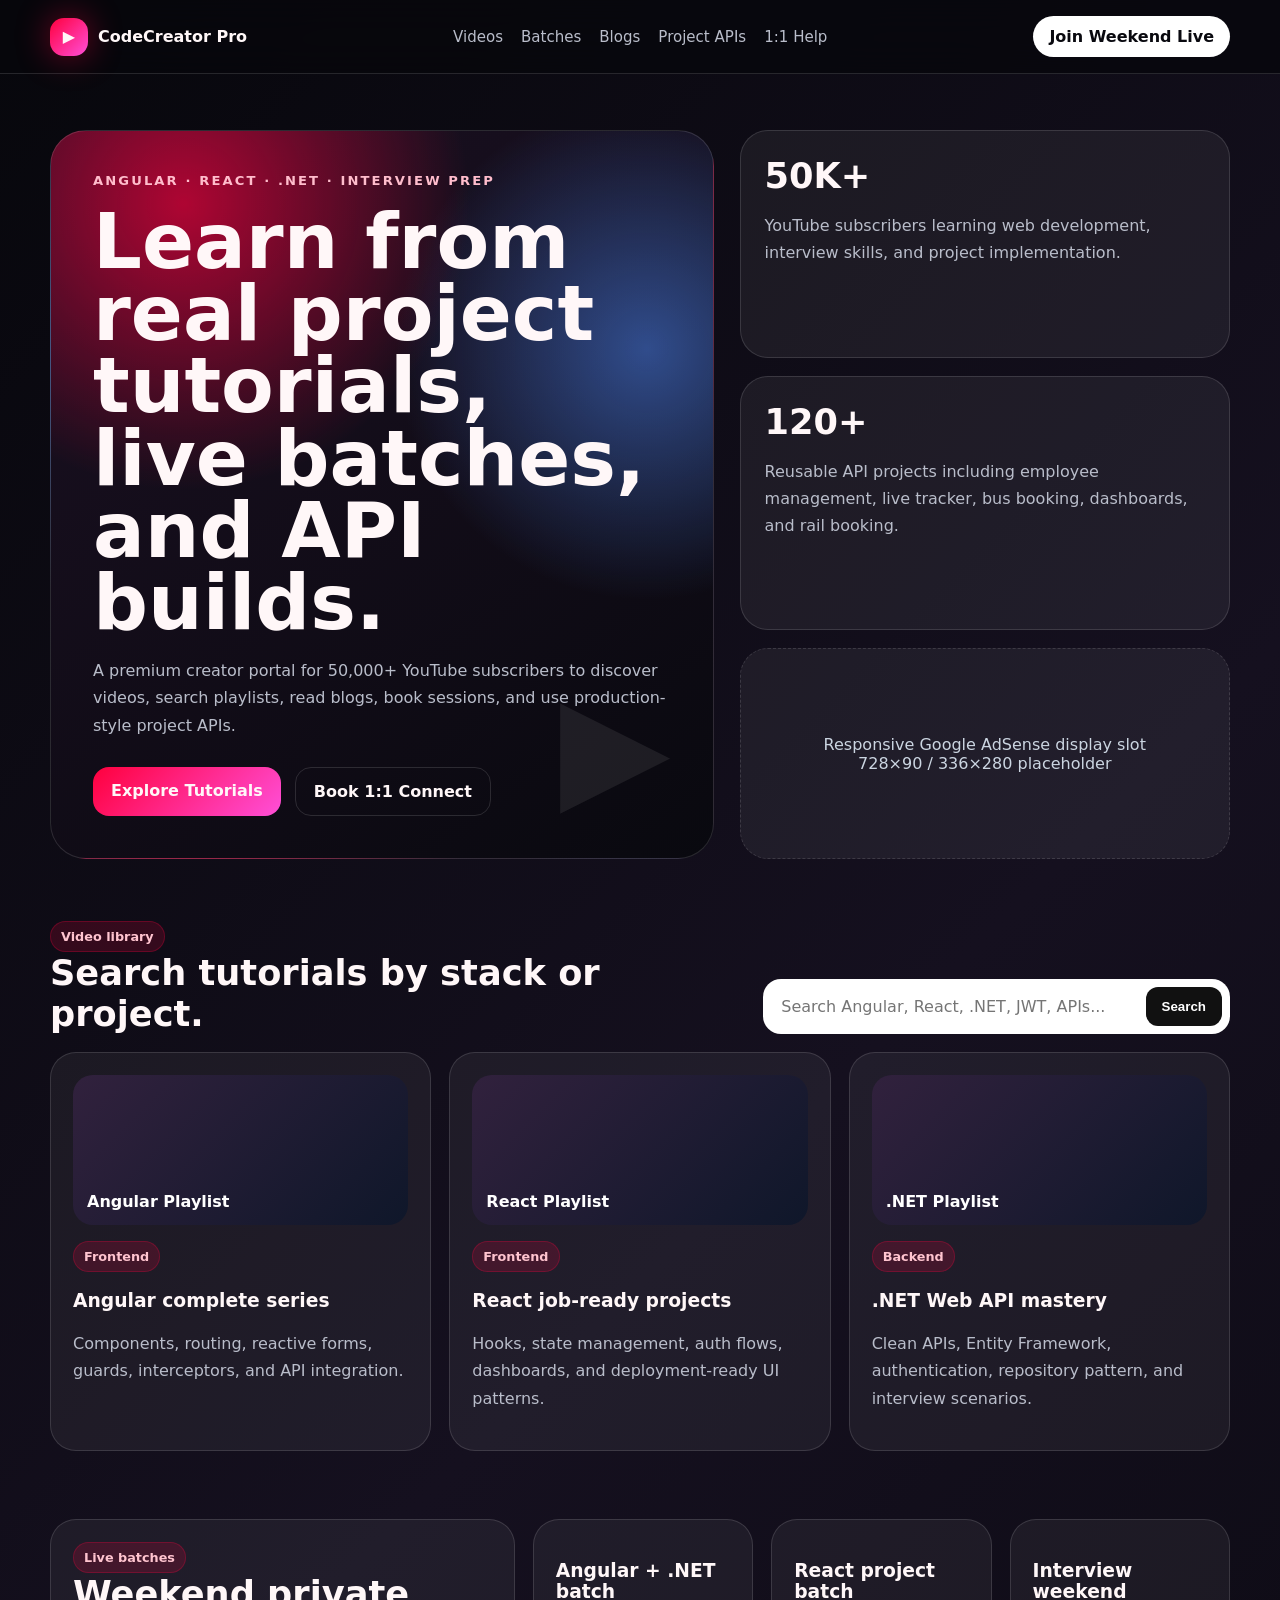
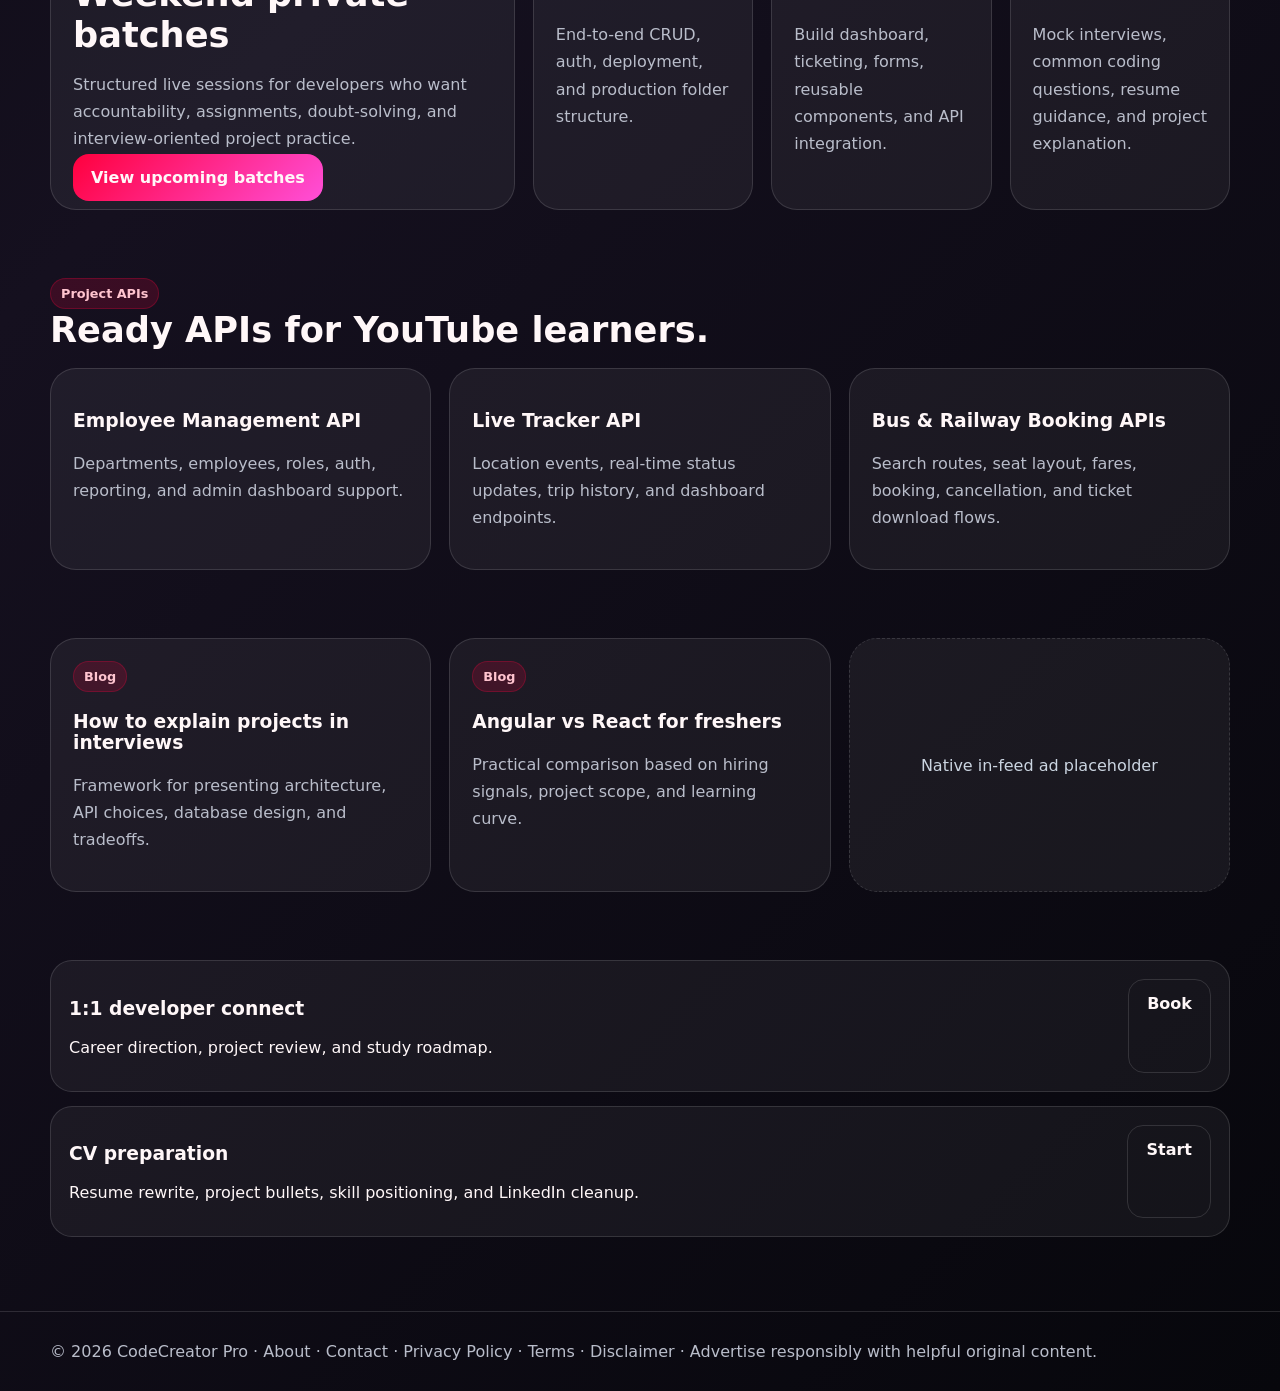
<file: sample-1-creator-studio.html>
<!DOCTYPE html>
<html lang="en">
<head>
  <meta charset="UTF-8" />
  <meta name="viewport" content="width=device-width, initial-scale=1.0" />
  <title>Creator Studio Academy · Sample 01</title>
  <style>
    :root { --bg:#07070c; --panel:#11111b; --text:#fff7f8; --muted:#b9bdca; --red:#ff003d; --pink:#ff4fd8; --blue:#4f8cff; --line:rgba(255,255,255,.13); }
    *{box-sizing:border-box} body{margin:0;background:linear-gradient(135deg,#07070c,#15101f 45%,#07070c);color:var(--text);font-family:Inter,system-ui,-apple-system,"Segoe UI",sans-serif} a{color:inherit;text-decoration:none}.wrap{width:min(1180px,calc(100% - 32px));margin:auto}.nav{position:sticky;top:0;z-index:5;backdrop-filter:blur(18px);background:rgba(7,7,12,.78);border-bottom:1px solid var(--line)}.nav .wrap{display:flex;align-items:center;justify-content:space-between;padding:16px 0}.brand{display:flex;align-items:center;gap:10px;font-weight:900}.logo{width:38px;height:38px;border-radius:14px;background:linear-gradient(135deg,var(--red),var(--pink));display:grid;place-items:center;box-shadow:0 0 34px rgba(255,0,61,.45)}.links{display:flex;gap:18px;color:var(--muted);font-size:.94rem}.cta{background:#fff;color:#09090f;padding:11px 16px;border-radius:999px;font-weight:900}.hero{padding:56px 0 28px}.slider{display:grid;grid-template-columns:1.15fr .85fr;gap:26px;align-items:stretch}.slide{min-height:520px;border:1px solid var(--line);border-radius:36px;padding:42px;background:radial-gradient(circle at 20% 10%,rgba(255,0,61,.65),transparent 34%),radial-gradient(circle at 90% 30%,rgba(79,140,255,.5),transparent 32%),linear-gradient(145deg,#1b1022,#09090f);position:relative;overflow:hidden}.slide:after{content:"▶";position:absolute;right:42px;bottom:28px;font-size:9rem;color:rgba(255,255,255,.08)}.eyebrow{color:#ffbdcc;text-transform:uppercase;letter-spacing:.16em;font-weight:900;font-size:.82rem}.slide h1{font-size:clamp(2.6rem,6vw,5.4rem);line-height:.94;margin:18px 0}.slide p,.side p,.card p{color:var(--muted);line-height:1.7}.actions{display:flex;flex-wrap:wrap;gap:14px;margin-top:28px}.btn{border-radius:16px;padding:14px 18px;font-weight:900;border:1px solid var(--line)}.primary{background:linear-gradient(135deg,var(--red),var(--pink));border:0}.side{display:grid;gap:18px}.stat,.adbox{border:1px solid var(--line);background:rgba(255,255,255,.06);border-radius:28px;padding:24px}.stat strong{font-size:2.2rem;display:block}.adbox{min-height:160px;display:grid;place-items:center;text-align:center;color:#cbd5e1;border-style:dashed}.section{padding:34px 0}.section-head{display:flex;align-items:end;justify-content:space-between;gap:18px;margin-bottom:18px}h2{font-size:2.2rem;margin:0}.search{display:flex;gap:10px;background:#fff;border-radius:18px;padding:8px;width:min(480px,100%)}.search input{flex:1;border:0;outline:0;font:inherit;padding:10px;color:#111}.search button{border:0;background:#111;color:#fff;border-radius:12px;padding:0 16px;font-weight:900}.grid{display:grid;grid-template-columns:repeat(3,1fr);gap:18px}.card{border:1px solid var(--line);background:rgba(255,255,255,.055);border-radius:26px;padding:22px}.thumb{height:150px;border-radius:20px;background:linear-gradient(135deg,#31213d,#0f172a);display:flex;align-items:end;padding:14px;color:#fff;font-weight:900;margin-bottom:16px}.tag{display:inline-flex;background:rgba(255,0,61,.16);color:#ffc4cf;border:1px solid rgba(255,0,61,.25);padding:7px 10px;border-radius:999px;font-size:.8rem;font-weight:800}.split{display:grid;grid-template-columns:.8fr 1.2fr;gap:18px}.service-list{display:grid;gap:14px}.service{display:flex;justify-content:space-between;gap:16px;border:1px solid var(--line);border-radius:22px;padding:18px;background:rgba(255,255,255,.05)}footer{margin-top:40px;border-top:1px solid var(--line);padding:30px 0;color:var(--muted)}@media(max-width:900px){.links{display:none}.slider,.split,.grid{grid-template-columns:1fr}.slide{min-height:auto}.section-head{display:block}.search{margin-top:16px}}
  </style>
</head>
<body>
  <nav class="nav"><div class="wrap"><a class="brand" href="index.html"><span class="logo">▶</span> CodeCreator Pro</a><div class="links"><a href="#videos">Videos</a><a href="#batches">Batches</a><a href="#blogs">Blogs</a><a href="#apis">Project APIs</a><a href="#mentor">1:1 Help</a></div><a class="cta" href="#batches">Join Weekend Live</a></div></nav>
  <main>
    <section class="hero wrap"><div class="slider"><article class="slide"><div class="eyebrow">Angular · React · .NET · Interview Prep</div><h1>Learn from real project tutorials, live batches, and API builds.</h1><p>A premium creator portal for 50,000+ YouTube subscribers to discover videos, search playlists, read blogs, book sessions, and use production-style project APIs.</p><div class="actions"><a class="btn primary" href="#videos">Explore Tutorials</a><a class="btn" href="#mentor">Book 1:1 Connect</a></div></article><aside class="side"><div class="stat"><strong>50K+</strong><p>YouTube subscribers learning web development, interview skills, and project implementation.</p></div><div class="stat"><strong>120+</strong><p>Reusable API projects including employee management, live tracker, bus booking, dashboards, and rail booking.</p></div><div class="adbox">Responsive Google AdSense display slot<br />728×90 / 336×280 placeholder</div></aside></div></section>
    <section class="section wrap" id="videos"><div class="section-head"><div><span class="tag">Video library</span><h2>Search tutorials by stack or project.</h2></div><form class="search"><input placeholder="Search Angular, React, .NET, JWT, APIs..." /><button>Search</button></form></div><div class="grid"><article class="card"><div class="thumb">Angular Playlist</div><span class="tag">Frontend</span><h3>Angular complete series</h3><p>Components, routing, reactive forms, guards, interceptors, and API integration.</p></article><article class="card"><div class="thumb">React Playlist</div><span class="tag">Frontend</span><h3>React job-ready projects</h3><p>Hooks, state management, auth flows, dashboards, and deployment-ready UI patterns.</p></article><article class="card"><div class="thumb">.NET Playlist</div><span class="tag">Backend</span><h3>.NET Web API mastery</h3><p>Clean APIs, Entity Framework, authentication, repository pattern, and interview scenarios.</p></article></div></section>
    <section class="section wrap" id="batches"><div class="split"><article class="card"><span class="tag">Live batches</span><h2>Weekend private batches</h2><p>Structured live sessions for developers who want accountability, assignments, doubt-solving, and interview-oriented project practice.</p><a class="btn primary" href="#">View upcoming batches</a></article><div class="grid"><article class="card"><h3>Angular + .NET batch</h3><p>End-to-end CRUD, auth, deployment, and production folder structure.</p></article><article class="card"><h3>React project batch</h3><p>Build dashboard, ticketing, forms, reusable components, and API integration.</p></article><article class="card"><h3>Interview weekend</h3><p>Mock interviews, common coding questions, resume guidance, and project explanation.</p></article></div></div></section>
    <section class="section wrap" id="apis"><div class="section-head"><div><span class="tag">Project APIs</span><h2>Ready APIs for YouTube learners.</h2></div></div><div class="grid"><article class="card"><h3>Employee Management API</h3><p>Departments, employees, roles, auth, reporting, and admin dashboard support.</p></article><article class="card"><h3>Live Tracker API</h3><p>Location events, real-time status updates, trip history, and dashboard endpoints.</p></article><article class="card"><h3>Bus & Railway Booking APIs</h3><p>Search routes, seat layout, fares, booking, cancellation, and ticket download flows.</p></article></div></section>
    <section class="section wrap" id="blogs"><div class="grid"><article class="card"><span class="tag">Blog</span><h3>How to explain projects in interviews</h3><p>Framework for presenting architecture, API choices, database design, and tradeoffs.</p></article><article class="card"><span class="tag">Blog</span><h3>Angular vs React for freshers</h3><p>Practical comparison based on hiring signals, project scope, and learning curve.</p></article><article class="adbox">Native in-feed ad placeholder</article></div></section>
    <section class="section wrap" id="mentor"><div class="service-list"><div class="service"><div><h3>1:1 developer connect</h3><p>Career direction, project review, and study roadmap.</p></div><a class="btn" href="#">Book</a></div><div class="service"><div><h3>CV preparation</h3><p>Resume rewrite, project bullets, skill positioning, and LinkedIn cleanup.</p></div><a class="btn" href="#">Start</a></div></div></section>
  </main>
  <footer><div class="wrap">© 2026 CodeCreator Pro · About · Contact · Privacy Policy · Terms · Disclaimer · Advertise responsibly with helpful original content.</div></footer>
</body>
</html>
</file>
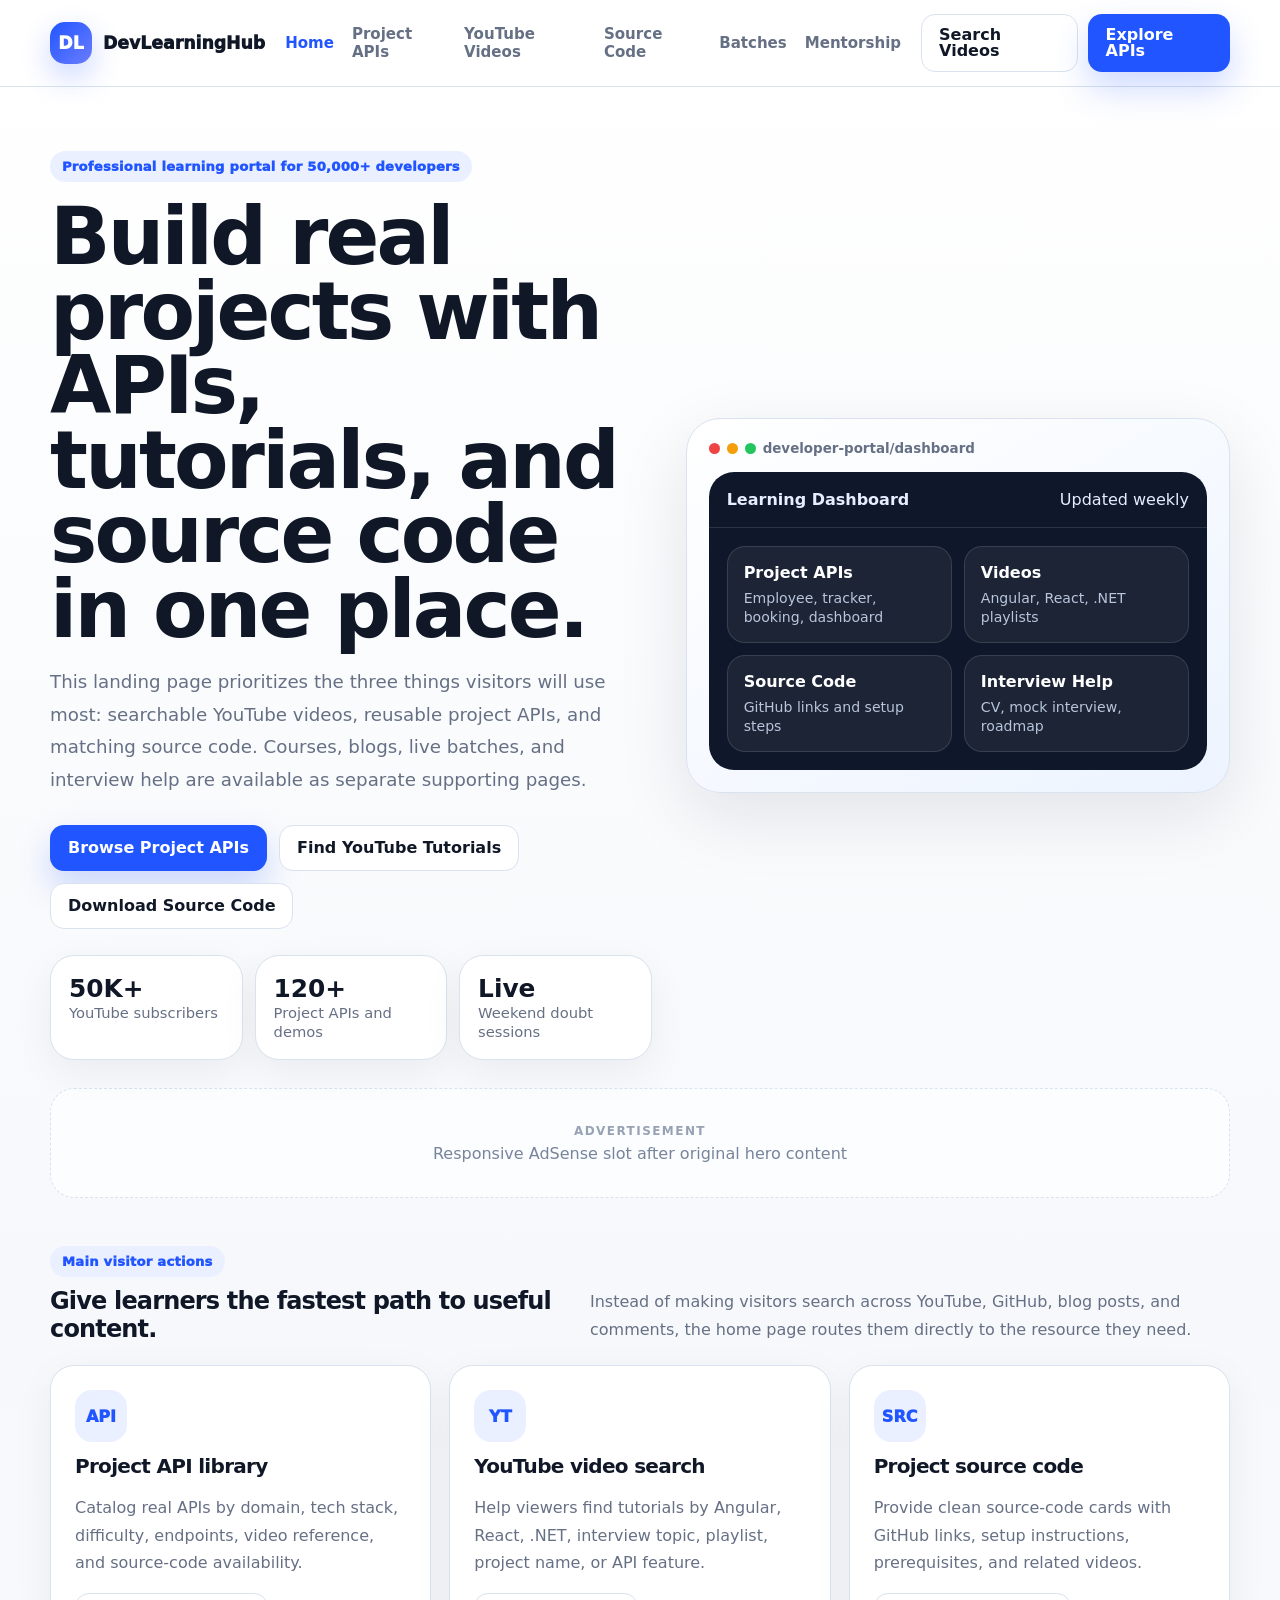
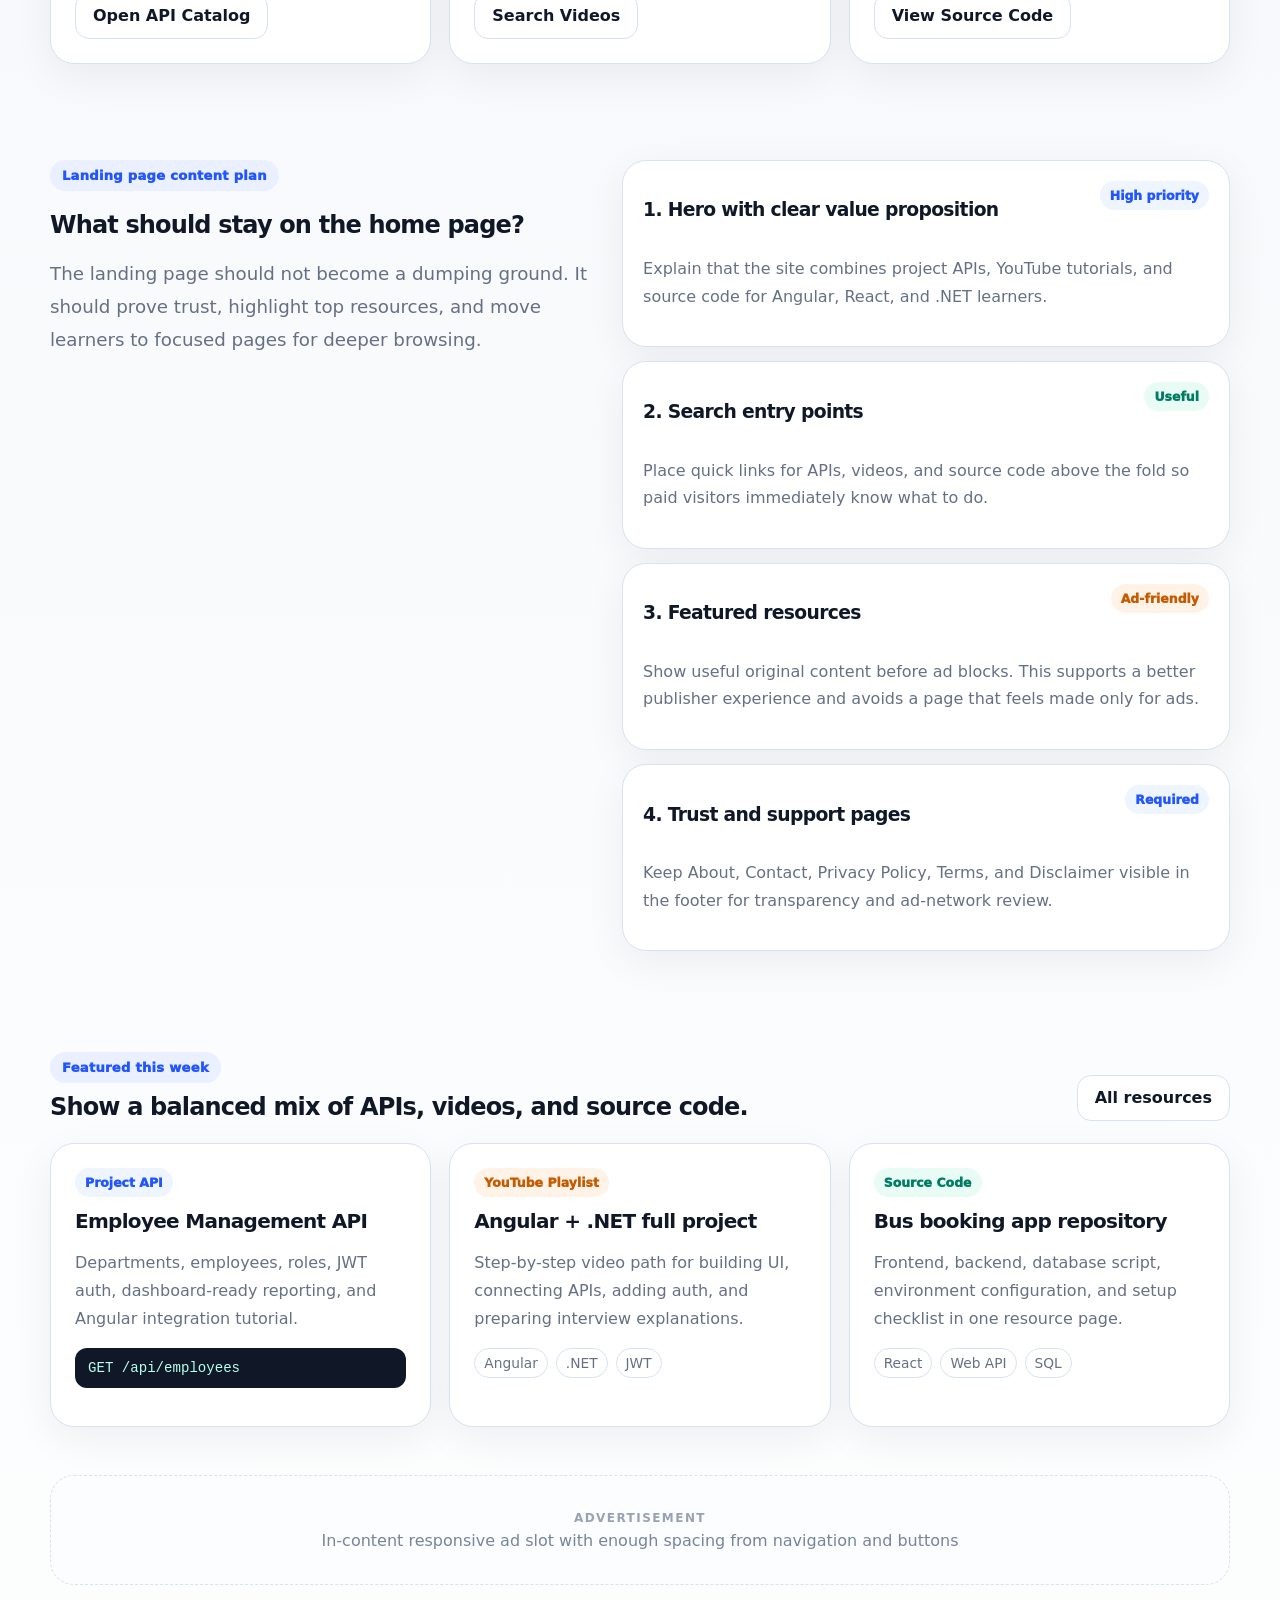
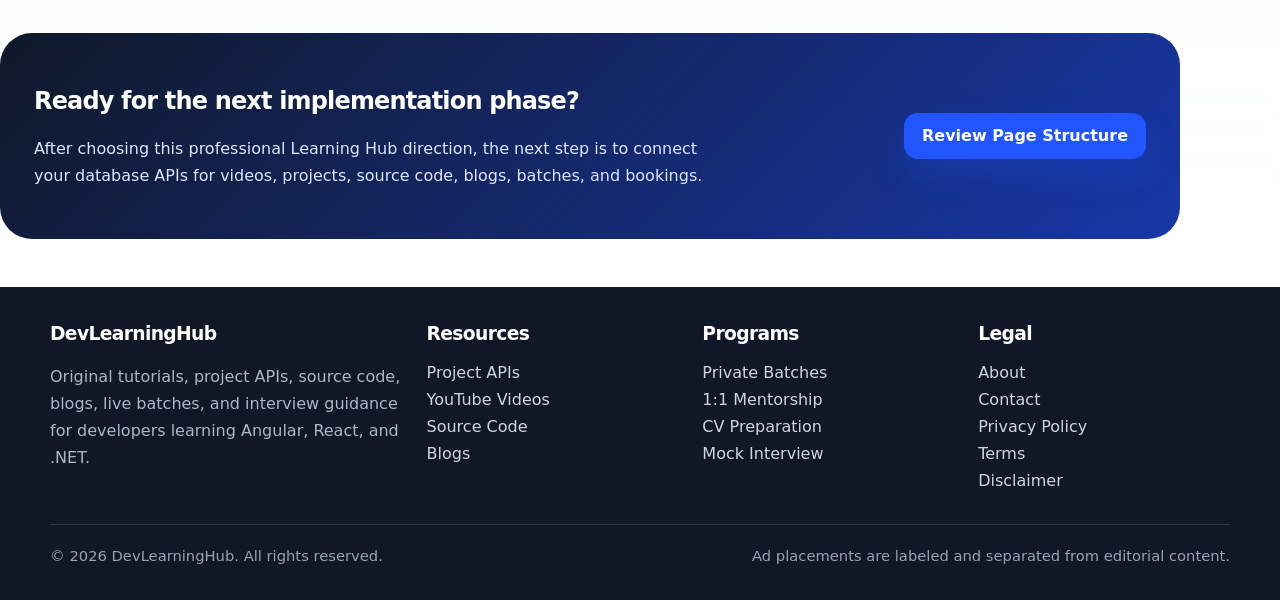
<file: sample-2-learning-hub.html>
<!DOCTYPE html>
<html lang="en">
<head>
  <meta charset="UTF-8" />
  <meta name="viewport" content="width=device-width, initial-scale=1.0" />
  <meta name="description" content="A professional developer learning portal for project APIs, YouTube tutorials, source code, blogs, live batches, and interview guidance." />
  <title>Learning Hub Selected Concept · DevLearningHub</title>
  <link rel="stylesheet" href="styles.css" />
</head>
<body>
  <a class="skip-link" href="#main">Skip to content</a>
  <header class="site-header">
    <div class="container navbar">
      <a class="brand" href="index.html"><span class="brand-mark">DL</span><span>DevLearningHub</span></a>
      <nav class="nav-links" aria-label="Primary navigation">
        <a aria-current="page" href="index.html">Home</a>
        <a href="project-apis.html">Project APIs</a>
        <a href="videos.html">YouTube Videos</a>
        <a href="source-code.html">Source Code</a>
        <a href="batches.html">Batches</a>
        <a href="mentorship.html">Mentorship</a>
      </nav>
      <div class="nav-actions">
        <a class="btn btn-secondary" href="videos.html">Search Videos</a>
        <a class="btn btn-primary" href="project-apis.html">Explore APIs</a>
      </div>
    </div>
  </header>

  <main id="main">
    <section class="hero">
      <div class="container hero-grid">
        <div>
          <span class="kicker">Professional learning portal for 50,000+ developers</span>
          <h1>Build real projects with APIs, tutorials, and source code in one place.</h1>
          <p class="lead">This landing page prioritizes the three things visitors will use most: searchable YouTube videos, reusable project APIs, and matching source code. Courses, blogs, live batches, and interview help are available as separate supporting pages.</p>
          <div class="hero-actions">
            <a class="btn btn-primary" href="project-apis.html">Browse Project APIs</a>
            <a class="btn btn-secondary" href="videos.html">Find YouTube Tutorials</a>
            <a class="btn btn-secondary" href="source-code.html">Download Source Code</a>
          </div>
          <div class="trust-row" aria-label="Creator metrics">
            <div class="trust-card"><strong>50K+</strong><span>YouTube subscribers</span></div>
            <div class="trust-card"><strong>120+</strong><span>Project APIs and demos</span></div>
            <div class="trust-card"><strong>Live</strong><span>Weekend doubt sessions</span></div>
          </div>
        </div>
        <aside class="hero-product" aria-label="Portal preview">
          <div class="browser-bar"><span class="dot"></span><span class="dot"></span><span class="dot"></span><span>developer-portal/dashboard</span></div>
          <div class="product-screen">
            <div class="screen-top"><strong>Learning Dashboard</strong><span>Updated weekly</span></div>
            <div class="screen-grid">
              <div class="screen-tile"><strong>Project APIs</strong><span>Employee, tracker, booking, dashboard</span></div>
              <div class="screen-tile"><strong>Videos</strong><span>Angular, React, .NET playlists</span></div>
              <div class="screen-tile"><strong>Source Code</strong><span>GitHub links and setup steps</span></div>
              <div class="screen-tile"><strong>Interview Help</strong><span>CV, mock interview, roadmap</span></div>
            </div>
          </div>
        </aside>
      </div>
    </section>

    <section class="container" aria-label="Advertisement">
      <div class="ad-slot"><span><span class="ad-label">Advertisement</span>Responsive AdSense slot after original hero content</span></div>
    </section>

    <section class="section">
      <div class="container">
        <div class="section-header">
          <div>
            <span class="kicker">Main visitor actions</span>
            <h2>Give learners the fastest path to useful content.</h2>
          </div>
          <p>Instead of making visitors search across YouTube, GitHub, blog posts, and comments, the home page routes them directly to the resource they need.</p>
        </div>
        <div class="feature-grid">
          <article class="card">
            <div class="icon">API</div>
            <h3>Project API library</h3>
            <p>Catalog real APIs by domain, tech stack, difficulty, endpoints, video reference, and source-code availability.</p>
            <a class="btn btn-secondary" href="project-apis.html">Open API Catalog</a>
          </article>
          <article class="card">
            <div class="icon">YT</div>
            <h3>YouTube video search</h3>
            <p>Help viewers find tutorials by Angular, React, .NET, interview topic, playlist, project name, or API feature.</p>
            <a class="btn btn-secondary" href="videos.html">Search Videos</a>
          </article>
          <article class="card">
            <div class="icon">SRC</div>
            <h3>Project source code</h3>
            <p>Provide clean source-code cards with GitHub links, setup instructions, prerequisites, and related videos.</p>
            <a class="btn btn-secondary" href="source-code.html">View Source Code</a>
          </article>
        </div>
      </div>
    </section>

    <section class="section">
      <div class="container two-column">
        <div>
          <span class="kicker">Landing page content plan</span>
          <h2>What should stay on the home page?</h2>
          <p class="lead">The landing page should not become a dumping ground. It should prove trust, highlight top resources, and move learners to focused pages for deeper browsing.</p>
        </div>
        <div class="list">
          <article class="list-item"><div class="list-item-header"><h3>1. Hero with clear value proposition</h3><span class="badge">High priority</span></div><p>Explain that the site combines project APIs, YouTube tutorials, and source code for Angular, React, and .NET learners.</p></article>
          <article class="list-item"><div class="list-item-header"><h3>2. Search entry points</h3><span class="badge badge-green">Useful</span></div><p>Place quick links for APIs, videos, and source code above the fold so paid visitors immediately know what to do.</p></article>
          <article class="list-item"><div class="list-item-header"><h3>3. Featured resources</h3><span class="badge badge-orange">Ad-friendly</span></div><p>Show useful original content before ad blocks. This supports a better publisher experience and avoids a page that feels made only for ads.</p></article>
          <article class="list-item"><div class="list-item-header"><h3>4. Trust and support pages</h3><span class="badge">Required</span></div><p>Keep About, Contact, Privacy Policy, Terms, and Disclaimer visible in the footer for transparency and ad-network review.</p></article>
        </div>
      </div>
    </section>

    <section class="section">
      <div class="container">
        <div class="section-header">
          <div>
            <span class="kicker">Featured this week</span>
            <h2>Show a balanced mix of APIs, videos, and source code.</h2>
          </div>
          <div class="section-actions"><a class="btn btn-secondary" href="project-apis.html">All resources</a></div>
        </div>
        <div class="resource-grid">
          <article class="card"><span class="badge">Project API</span><h3>Employee Management API</h3><p>Departments, employees, roles, JWT auth, dashboard-ready reporting, and Angular integration tutorial.</p><code class="endpoint">GET /api/employees</code></article>
          <article class="card"><span class="badge badge-orange">YouTube Playlist</span><h3>Angular + .NET full project</h3><p>Step-by-step video path for building UI, connecting APIs, adding auth, and preparing interview explanations.</p><div class="meta"><span>Angular</span><span>.NET</span><span>JWT</span></div></article>
          <article class="card"><span class="badge badge-green">Source Code</span><h3>Bus booking app repository</h3><p>Frontend, backend, database script, environment configuration, and setup checklist in one resource page.</p><div class="meta"><span>React</span><span>Web API</span><span>SQL</span></div></article>
        </div>
      </div>
    </section>

    <section class="container" aria-label="Advertisement">
      <div class="ad-slot"><span><span class="ad-label">Advertisement</span>In-content responsive ad slot with enough spacing from navigation and buttons</span></div>
    </section>

    <section class="container cta-band">
      <div>
        <h2>Ready for the next implementation phase?</h2>
        <p>After choosing this professional Learning Hub direction, the next step is to connect your database APIs for videos, projects, source code, blogs, batches, and bookings.</p>
      </div>
      <a class="btn btn-primary" href="project-apis.html">Review Page Structure</a>
    </section>
  </main>

  <footer class="site-footer">
    <div class="container">
      <div class="footer-grid">
        <div><h3>DevLearningHub</h3><p>Original tutorials, project APIs, source code, blogs, live batches, and interview guidance for developers learning Angular, React, and .NET.</p></div>
        <div><h3>Resources</h3><a href="project-apis.html">Project APIs</a><a href="videos.html">YouTube Videos</a><a href="source-code.html">Source Code</a><a href="blogs.html">Blogs</a></div>
        <div><h3>Programs</h3><a href="batches.html">Private Batches</a><a href="mentorship.html">1:1 Mentorship</a><a href="mentorship.html#cv">CV Preparation</a><a href="mentorship.html#interview">Mock Interview</a></div>
        <div><h3>Legal</h3><a href="#">About</a><a href="#">Contact</a><a href="#">Privacy Policy</a><a href="#">Terms</a><a href="#">Disclaimer</a></div>
      </div>
      <div class="footer-bottom"><span>© 2026 DevLearningHub. All rights reserved.</span><span>Ad placements are labeled and separated from editorial content.</span></div>
    </div>
  </footer>
</body>
</html>
</file>
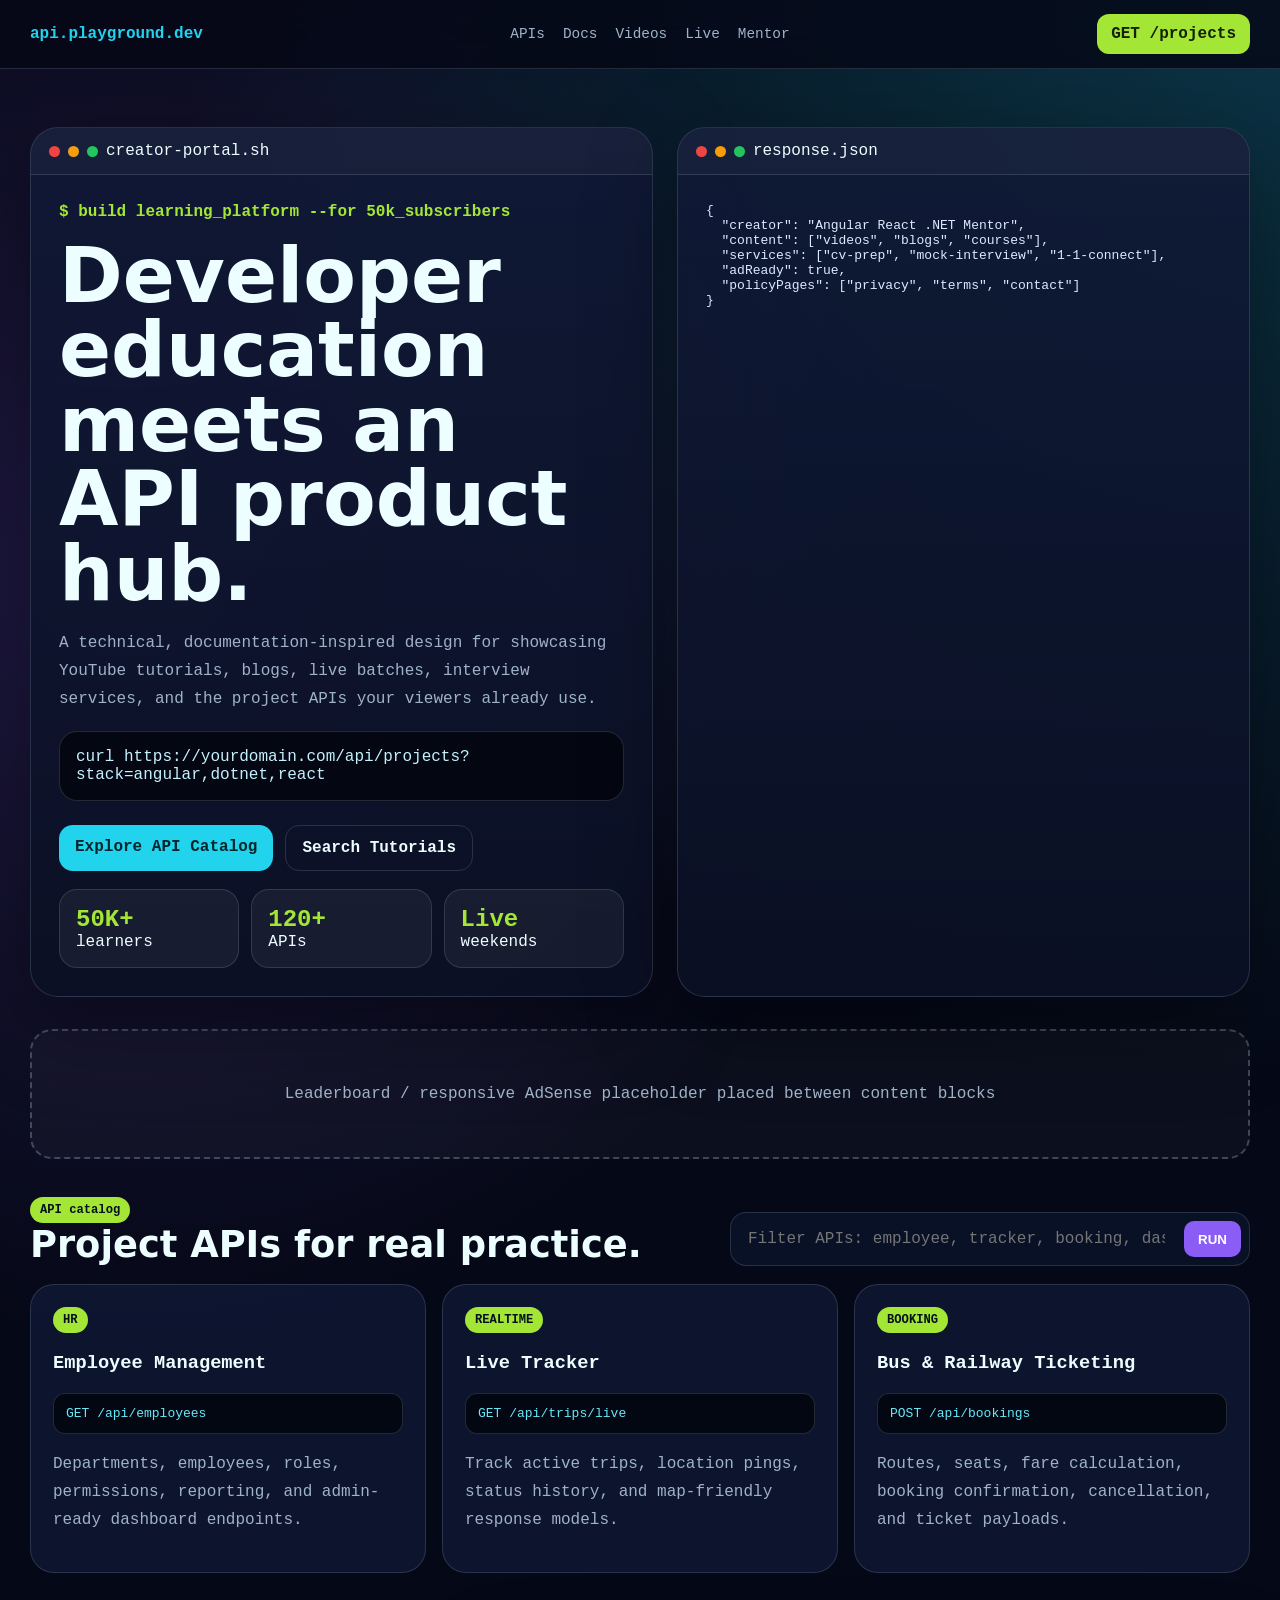
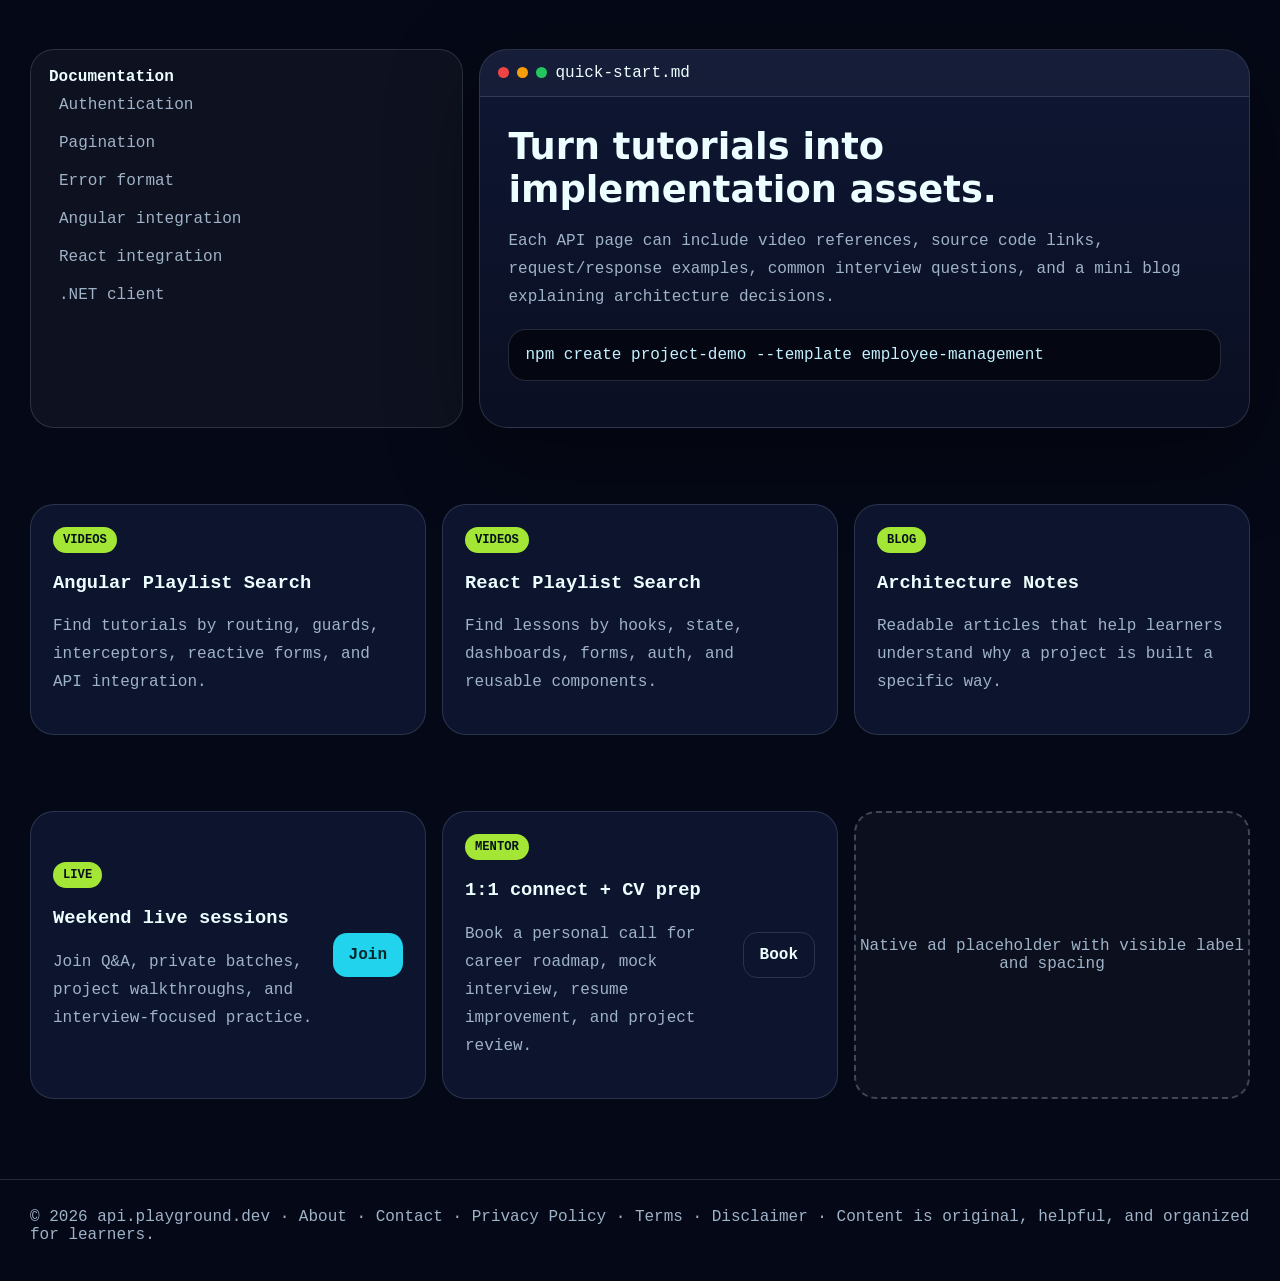
<file: sample-3-api-playground.html>
<!DOCTYPE html>
<html lang="en">
<head>
  <meta charset="UTF-8" />
  <meta name="viewport" content="width=device-width, initial-scale=1.0" />
  <title>API Playground · Sample 03</title>
  <style>
    :root{--bg:#050816;--panel:#0b1024;--panel2:#101936;--text:#ecfeff;--muted:#9fb3c8;--cyan:#22d3ee;--lime:#a3e635;--violet:#8b5cf6;--line:rgba(148,163,184,.22)}*{box-sizing:border-box}html{scroll-behavior:smooth}body{margin:0;background:radial-gradient(circle at top right,rgba(34,211,238,.22),transparent 35%),radial-gradient(circle at 10% 20%,rgba(139,92,246,.2),transparent 30%),var(--bg);color:var(--text);font-family:"JetBrains Mono",ui-monospace,SFMono-Regular,Menlo,monospace}a{color:inherit;text-decoration:none}.shell{width:min(1220px,calc(100% - 32px));margin:auto}.nav{position:sticky;top:0;background:rgba(5,8,22,.82);backdrop-filter:blur(18px);z-index:5;border-bottom:1px solid var(--line)}.nav .shell{display:flex;align-items:center;justify-content:space-between;padding:14px 0}.brand{font-weight:900;color:var(--cyan)}.links{display:flex;gap:18px;color:var(--muted);font-size:.9rem}.terminal-btn{background:var(--lime);color:#142000;border-radius:12px;padding:11px 14px;font-weight:900}.hero{padding:58px 0 32px}.hero-grid{display:grid;grid-template-columns:1fr .92fr;gap:24px}.panel{background:linear-gradient(180deg,rgba(16,25,54,.9),rgba(11,16,36,.92));border:1px solid var(--line);border-radius:28px;box-shadow:0 26px 90px rgba(0,0,0,.36);overflow:hidden}.panel-head{display:flex;gap:8px;align-items:center;padding:14px 18px;border-bottom:1px solid var(--line);background:rgba(255,255,255,.03)}.dot{width:11px;height:11px;border-radius:50%;background:#ef4444}.dot:nth-child(2){background:#f59e0b}.dot:nth-child(3){background:#22c55e}.panel-body{padding:28px}.prompt{color:var(--lime);font-weight:900}.hero h1{font-family:Inter,system-ui,sans-serif;font-size:clamp(2.5rem,6vw,5.3rem);line-height:.97;margin:18px 0}.hero p,.card p,.docs p{color:var(--muted);line-height:1.75}.cmd{background:#040712;border:1px solid var(--line);border-radius:18px;padding:16px;margin:18px 0;color:#c4f1ff;overflow:auto}.actions{display:flex;gap:12px;flex-wrap:wrap;margin-top:24px}.btn{border:1px solid var(--line);border-radius:14px;padding:13px 16px;font-weight:900}.btn.primary{background:var(--cyan);color:#03262d;border:0}.code-window pre{white-space:pre-wrap;margin:0;color:#dbeafe}.stats{display:grid;grid-template-columns:repeat(3,1fr);gap:12px;margin-top:18px}.stat{background:rgba(255,255,255,.05);border:1px solid var(--line);border-radius:18px;padding:16px}.stat strong{display:block;color:var(--lime);font-size:1.5rem}.section{padding:38px 0}.section-head{display:flex;justify-content:space-between;align-items:end;gap:18px;margin-bottom:18px}h2{font-family:Inter,system-ui,sans-serif;font-size:2.3rem;margin:0}.search{display:flex;gap:10px;background:#081126;border:1px solid var(--line);border-radius:16px;padding:8px;width:min(520px,100%)}.search input{flex:1;background:transparent;border:0;outline:0;color:#fff;font:inherit;padding:9px}.search button{border:0;background:var(--violet);color:#fff;border-radius:10px;padding:0 14px;font-weight:900}.grid{display:grid;grid-template-columns:repeat(3,1fr);gap:16px}.card{background:rgba(16,25,54,.78);border:1px solid var(--line);border-radius:24px;padding:22px}.badge{display:inline-flex;color:#04111b;background:var(--lime);border-radius:999px;padding:6px 10px;font-size:.76rem;font-weight:900}.endpoint{display:block;margin:14px 0;background:#030712;border:1px solid var(--line);border-radius:12px;padding:12px;color:#67e8f9}.docs{display:grid;grid-template-columns:.72fr 1.28fr;gap:16px}.sidebar{background:rgba(255,255,255,.04);border:1px solid var(--line);border-radius:24px;padding:18px}.sidebar a{display:block;color:var(--muted);padding:10px;border-radius:12px}.sidebar a:hover{background:rgba(34,211,238,.1);color:#fff}.ad{border:2px dashed rgba(148,163,184,.38);border-radius:22px;min-height:130px;display:grid;place-items:center;text-align:center;color:var(--muted);background:rgba(255,255,255,.03)}.service{display:flex;justify-content:space-between;gap:16px;align-items:center}.footer{border-top:1px solid var(--line);margin-top:42px;padding:28px 0;color:var(--muted)}@media(max-width:920px){.links{display:none}.hero-grid,.grid,.docs{grid-template-columns:1fr}.section-head{display:block}.search{margin-top:14px}.stats{grid-template-columns:1fr}.service{display:block}}
  </style>
</head>
<body>
  <nav class="nav"><div class="shell"><a class="brand" href="index.html">api.playground.dev</a><div class="links"><a href="#apis">APIs</a><a href="#docs">Docs</a><a href="#videos">Videos</a><a href="#live">Live</a><a href="#mentor">Mentor</a></div><a class="terminal-btn" href="#apis">GET /projects</a></div></nav>
  <main>
    <section class="hero shell"><div class="hero-grid"><article class="panel"><div class="panel-head"><span class="dot"></span><span class="dot"></span><span class="dot"></span><span>creator-portal.sh</span></div><div class="panel-body"><span class="prompt">$ build learning_platform --for 50k_subscribers</span><h1>Developer education meets an API product hub.</h1><p>A technical, documentation-inspired design for showcasing YouTube tutorials, blogs, live batches, interview services, and the project APIs your viewers already use.</p><div class="cmd">curl https://yourdomain.com/api/projects?stack=angular,dotnet,react</div><div class="actions"><a class="btn primary" href="#apis">Explore API Catalog</a><a class="btn" href="#videos">Search Tutorials</a></div><div class="stats"><div class="stat"><strong>50K+</strong> learners</div><div class="stat"><strong>120+</strong> APIs</div><div class="stat"><strong>Live</strong> weekends</div></div></div></article><aside class="panel code-window"><div class="panel-head"><span class="dot"></span><span class="dot"></span><span class="dot"></span><span>response.json</span></div><div class="panel-body"><pre>{
  "creator": "Angular React .NET Mentor",
  "content": ["videos", "blogs", "courses"],
  "services": ["cv-prep", "mock-interview", "1-1-connect"],
  "adReady": true,
  "policyPages": ["privacy", "terms", "contact"]
}</pre></div></aside></div></section>
    <section class="shell"><div class="ad">Leaderboard / responsive AdSense placeholder placed between content blocks</div></section>
    <section class="section shell" id="apis"><div class="section-head"><div><span class="badge">API catalog</span><h2>Project APIs for real practice.</h2></div><form class="search"><input placeholder="Filter APIs: employee, tracker, booking, dashboard" /><button>RUN</button></form></div><div class="grid"><article class="card"><span class="badge">HR</span><h3>Employee Management</h3><code class="endpoint">GET /api/employees</code><p>Departments, employees, roles, permissions, reporting, and admin-ready dashboard endpoints.</p></article><article class="card"><span class="badge">REALTIME</span><h3>Live Tracker</h3><code class="endpoint">GET /api/trips/live</code><p>Track active trips, location pings, status history, and map-friendly response models.</p></article><article class="card"><span class="badge">BOOKING</span><h3>Bus & Railway Ticketing</h3><code class="endpoint">POST /api/bookings</code><p>Routes, seats, fare calculation, booking confirmation, cancellation, and ticket payloads.</p></article></div></section>
    <section class="section shell" id="docs"><div class="docs"><aside class="sidebar"><strong>Documentation</strong><a href="#">Authentication</a><a href="#">Pagination</a><a href="#">Error format</a><a href="#">Angular integration</a><a href="#">React integration</a><a href="#">.NET client</a></aside><article class="panel"><div class="panel-head"><span class="dot"></span><span class="dot"></span><span class="dot"></span><span>quick-start.md</span></div><div class="panel-body"><h2>Turn tutorials into implementation assets.</h2><p>Each API page can include video references, source code links, request/response examples, common interview questions, and a mini blog explaining architecture decisions.</p><div class="cmd">npm create project-demo --template employee-management</div></div></article></div></section>
    <section class="section shell" id="videos"><div class="grid"><article class="card"><span class="badge">VIDEOS</span><h3>Angular Playlist Search</h3><p>Find tutorials by routing, guards, interceptors, reactive forms, and API integration.</p></article><article class="card"><span class="badge">VIDEOS</span><h3>React Playlist Search</h3><p>Find lessons by hooks, state, dashboards, forms, auth, and reusable components.</p></article><article class="card"><span class="badge">BLOG</span><h3>Architecture Notes</h3><p>Readable articles that help learners understand why a project is built a specific way.</p></article></div></section>
    <section class="section shell" id="live"><div class="grid"><article class="card service"><div><span class="badge">LIVE</span><h3>Weekend live sessions</h3><p>Join Q&A, private batches, project walkthroughs, and interview-focused practice.</p></div><a class="btn primary" href="#">Join</a></article><article class="card service" id="mentor"><div><span class="badge">MENTOR</span><h3>1:1 connect + CV prep</h3><p>Book a personal call for career roadmap, mock interview, resume improvement, and project review.</p></div><a class="btn" href="#">Book</a></article><div class="ad">Native ad placeholder with visible label and spacing</div></div></section>
  </main>
  <footer class="footer"><div class="shell">© 2026 api.playground.dev · About · Contact · Privacy Policy · Terms · Disclaimer · Content is original, helpful, and organized for learners.</div></footer>
</body>
</html>
</file>
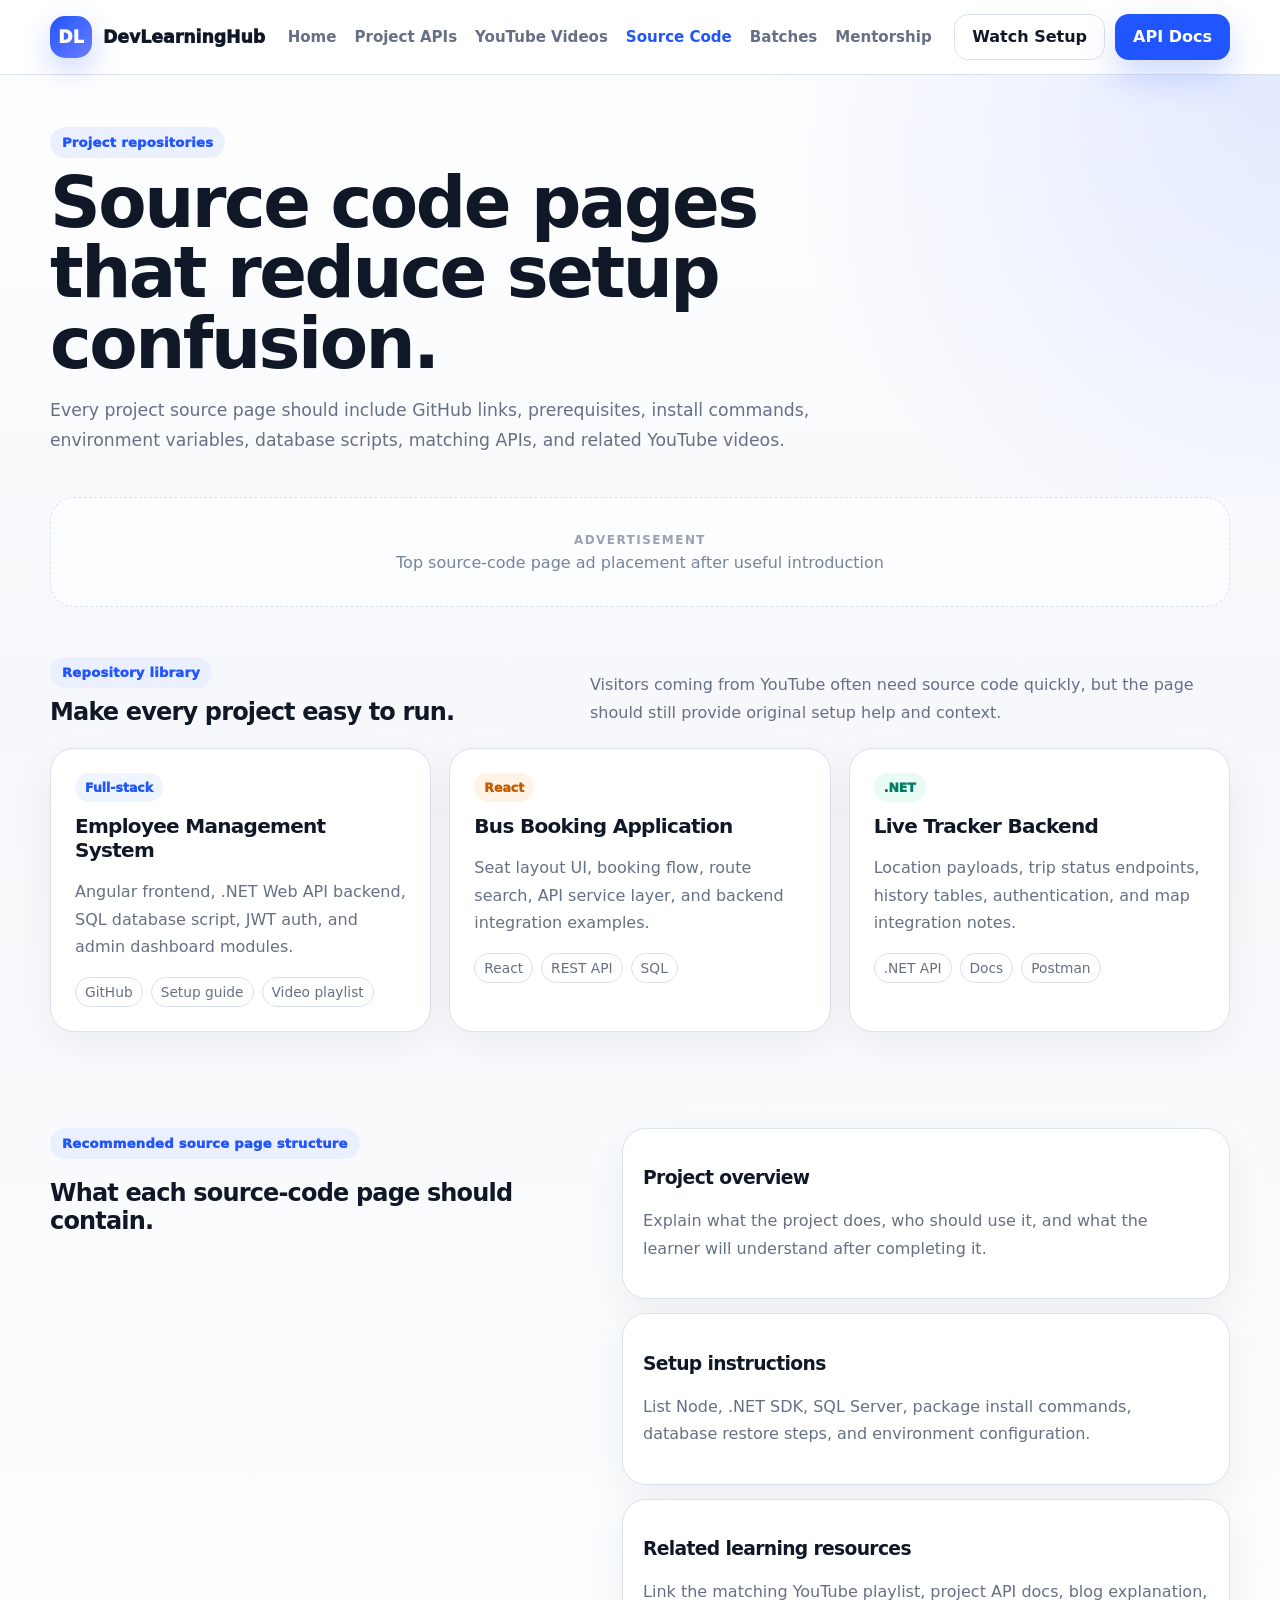
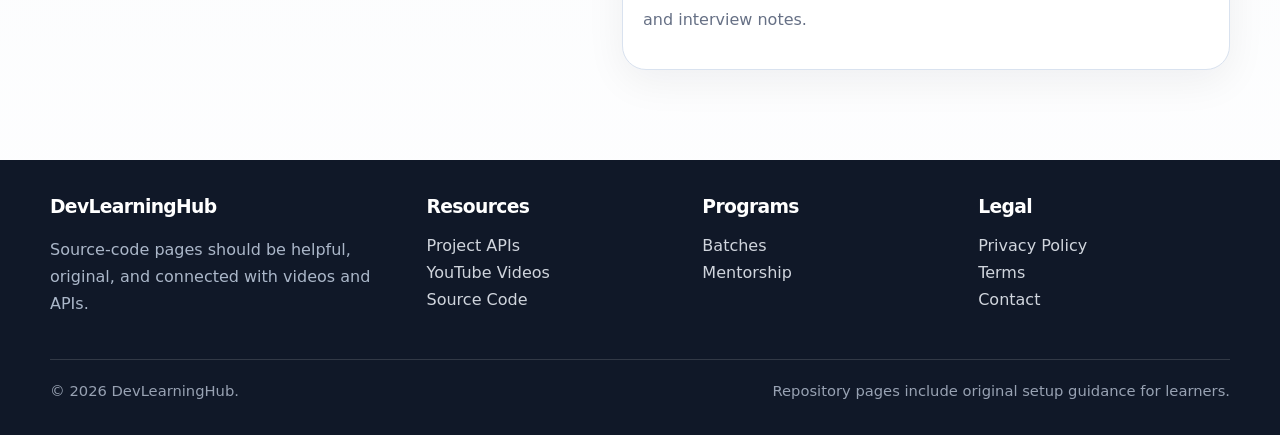
<file: source-code.html>
<!DOCTYPE html>
<html lang="en">
<head>
  <meta charset="UTF-8" />
  <meta name="viewport" content="width=device-width, initial-scale=1.0" />
  <meta name="description" content="Download and study project source code for Angular, React, .NET Web API, SQL, and full-stack tutorial projects." />
  <title>Source Code · DevLearningHub</title>
  <link rel="stylesheet" href="styles.css" />
</head>
<body>
  <a class="skip-link" href="#main">Skip to content</a>
  <header class="site-header"><div class="container navbar"><a class="brand" href="index.html"><span class="brand-mark">DL</span><span>DevLearningHub</span></a><nav class="nav-links" aria-label="Primary navigation"><a href="index.html">Home</a><a href="project-apis.html">Project APIs</a><a href="videos.html">YouTube Videos</a><a aria-current="page" href="source-code.html">Source Code</a><a href="batches.html">Batches</a><a href="mentorship.html">Mentorship</a></nav><div class="nav-actions"><a class="btn btn-secondary" href="videos.html">Watch Setup</a><a class="btn btn-primary" href="project-apis.html">API Docs</a></div></div></header>
  <main id="main">
    <section class="page-hero"><div class="container"><span class="kicker">Project repositories</span><h1>Source code pages that reduce setup confusion.</h1><p>Every project source page should include GitHub links, prerequisites, install commands, environment variables, database scripts, matching APIs, and related YouTube videos.</p></div></section>
    <section class="container" aria-label="Advertisement"><div class="ad-slot"><span><span class="ad-label">Advertisement</span>Top source-code page ad placement after useful introduction</span></div></section>
    <section class="section"><div class="container"><div class="section-header"><div><span class="kicker">Repository library</span><h2>Make every project easy to run.</h2></div><p>Visitors coming from YouTube often need source code quickly, but the page should still provide original setup help and context.</p></div><div class="card-grid"><article class="card"><span class="badge">Full-stack</span><h3>Employee Management System</h3><p>Angular frontend, .NET Web API backend, SQL database script, JWT auth, and admin dashboard modules.</p><div class="meta"><span>GitHub</span><span>Setup guide</span><span>Video playlist</span></div></article><article class="card"><span class="badge badge-orange">React</span><h3>Bus Booking Application</h3><p>Seat layout UI, booking flow, route search, API service layer, and backend integration examples.</p><div class="meta"><span>React</span><span>REST API</span><span>SQL</span></div></article><article class="card"><span class="badge badge-green">.NET</span><h3>Live Tracker Backend</h3><p>Location payloads, trip status endpoints, history tables, authentication, and map integration notes.</p><div class="meta"><span>.NET API</span><span>Docs</span><span>Postman</span></div></article></div></div></section>
    <section class="section"><div class="container two-column"><div><span class="kicker">Recommended source page structure</span><h2>What each source-code page should contain.</h2></div><div class="list"><article class="list-item"><h3>Project overview</h3><p>Explain what the project does, who should use it, and what the learner will understand after completing it.</p></article><article class="list-item"><h3>Setup instructions</h3><p>List Node, .NET SDK, SQL Server, package install commands, database restore steps, and environment configuration.</p></article><article class="list-item"><h3>Related learning resources</h3><p>Link the matching YouTube playlist, project API docs, blog explanation, and interview notes.</p></article></div></div></section>
  </main>
  <footer class="site-footer"><div class="container"><div class="footer-grid"><div><h3>DevLearningHub</h3><p>Source-code pages should be helpful, original, and connected with videos and APIs.</p></div><div><h3>Resources</h3><a href="project-apis.html">Project APIs</a><a href="videos.html">YouTube Videos</a><a href="source-code.html">Source Code</a></div><div><h3>Programs</h3><a href="batches.html">Batches</a><a href="mentorship.html">Mentorship</a></div><div><h3>Legal</h3><a href="#">Privacy Policy</a><a href="#">Terms</a><a href="#">Contact</a></div></div><div class="footer-bottom"><span>© 2026 DevLearningHub.</span><span>Repository pages include original setup guidance for learners.</span></div></div></footer>
</body>
</html>
</file>
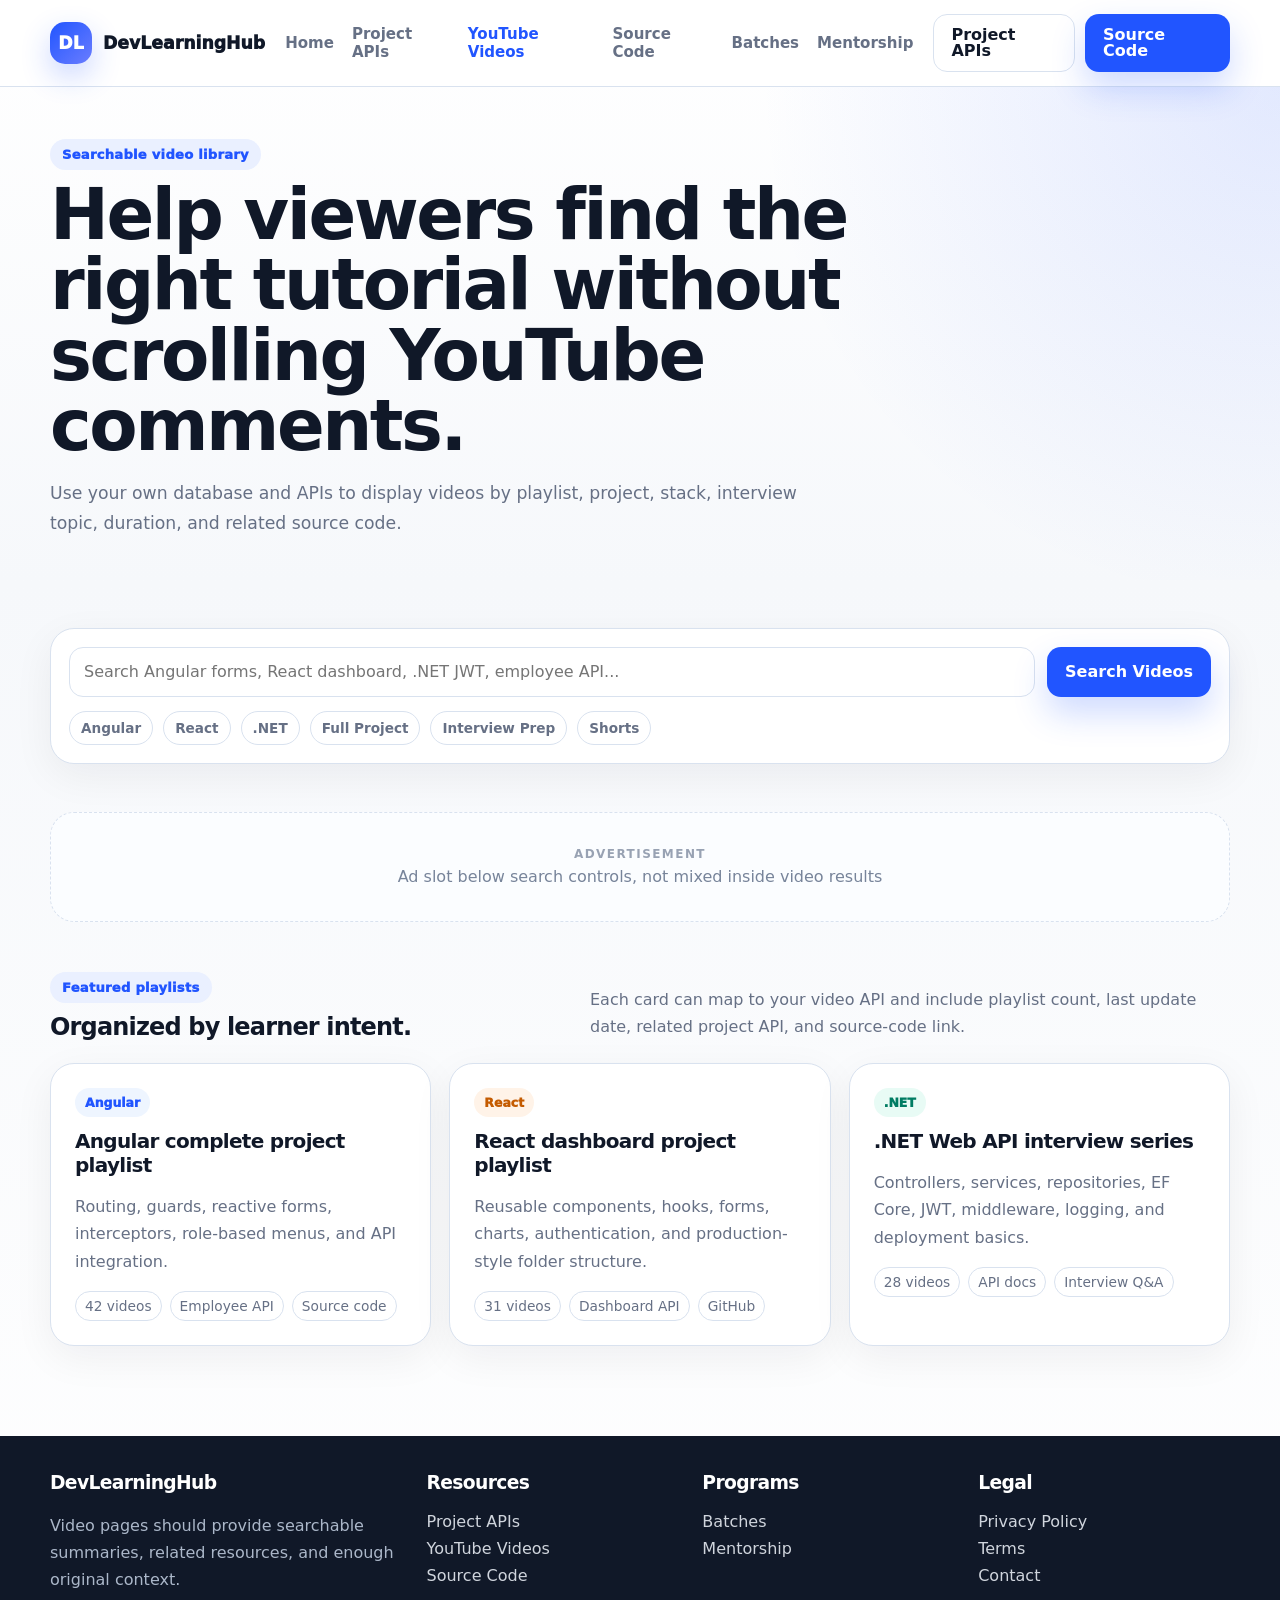
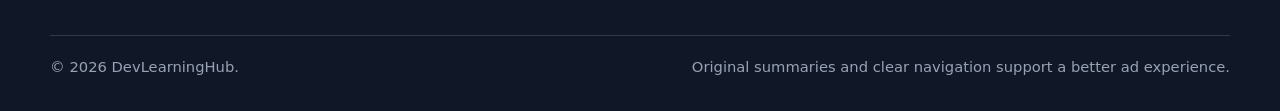
<file: videos.html>
<!DOCTYPE html>
<html lang="en">
<head>
  <meta charset="UTF-8" />
  <meta name="viewport" content="width=device-width, initial-scale=1.0" />
  <meta name="description" content="Search Angular, React, and .NET YouTube tutorials by project, playlist, topic, or interview question." />
  <title>YouTube Videos · DevLearningHub</title>
  <link rel="stylesheet" href="styles.css" />
</head>
<body>
  <a class="skip-link" href="#main">Skip to content</a>
  <header class="site-header"><div class="container navbar"><a class="brand" href="index.html"><span class="brand-mark">DL</span><span>DevLearningHub</span></a><nav class="nav-links" aria-label="Primary navigation"><a href="index.html">Home</a><a href="project-apis.html">Project APIs</a><a aria-current="page" href="videos.html">YouTube Videos</a><a href="source-code.html">Source Code</a><a href="batches.html">Batches</a><a href="mentorship.html">Mentorship</a></nav><div class="nav-actions"><a class="btn btn-secondary" href="project-apis.html">Project APIs</a><a class="btn btn-primary" href="source-code.html">Source Code</a></div></div></header>
  <main id="main">
    <section class="page-hero"><div class="container"><span class="kicker">Searchable video library</span><h1>Help viewers find the right tutorial without scrolling YouTube comments.</h1><p>Use your own database and APIs to display videos by playlist, project, stack, interview topic, duration, and related source code.</p></div></section>
    <section class="section"><div class="container"><div class="search-panel"><div class="search-row"><input class="search-input" placeholder="Search Angular forms, React dashboard, .NET JWT, employee API..." /><a class="btn btn-primary" href="#results">Search Videos</a></div><div class="filters"><span class="filter-pill">Angular</span><span class="filter-pill">React</span><span class="filter-pill">.NET</span><span class="filter-pill">Full Project</span><span class="filter-pill">Interview Prep</span><span class="filter-pill">Shorts</span></div></div></div></section>
    <section class="container" aria-label="Advertisement"><div class="ad-slot"><span><span class="ad-label">Advertisement</span>Ad slot below search controls, not mixed inside video results</span></div></section>
    <section class="section" id="results"><div class="container"><div class="section-header"><div><span class="kicker">Featured playlists</span><h2>Organized by learner intent.</h2></div><p>Each card can map to your video API and include playlist count, last update date, related project API, and source-code link.</p></div><div class="card-grid"><article class="card"><span class="badge">Angular</span><h3>Angular complete project playlist</h3><p>Routing, guards, reactive forms, interceptors, role-based menus, and API integration.</p><div class="meta"><span>42 videos</span><span>Employee API</span><span>Source code</span></div></article><article class="card"><span class="badge badge-orange">React</span><h3>React dashboard project playlist</h3><p>Reusable components, hooks, forms, charts, authentication, and production-style folder structure.</p><div class="meta"><span>31 videos</span><span>Dashboard API</span><span>GitHub</span></div></article><article class="card"><span class="badge badge-green">.NET</span><h3>.NET Web API interview series</h3><p>Controllers, services, repositories, EF Core, JWT, middleware, logging, and deployment basics.</p><div class="meta"><span>28 videos</span><span>API docs</span><span>Interview Q&A</span></div></article></div></div></section>
  </main>
  <footer class="site-footer"><div class="container"><div class="footer-grid"><div><h3>DevLearningHub</h3><p>Video pages should provide searchable summaries, related resources, and enough original context.</p></div><div><h3>Resources</h3><a href="project-apis.html">Project APIs</a><a href="videos.html">YouTube Videos</a><a href="source-code.html">Source Code</a></div><div><h3>Programs</h3><a href="batches.html">Batches</a><a href="mentorship.html">Mentorship</a></div><div><h3>Legal</h3><a href="#">Privacy Policy</a><a href="#">Terms</a><a href="#">Contact</a></div></div><div class="footer-bottom"><span>© 2026 DevLearningHub.</span><span>Original summaries and clear navigation support a better ad experience.</span></div></div></footer>
</body>
</html>
</file>
<file: styles.css>
:root {
  --bg: #f6f8fb;
  --surface: #ffffff;
  --surface-soft: #eef5ff;
  --ink: #101828;
  --muted: #667085;
  --line: #d9e2ef;
  --primary: #2155ff;
  --primary-dark: #1737a8;
  --accent: #ff7a1a;
  --success: #00a884;
  --warning: #f59e0b;
  --shadow: 0 22px 70px rgba(16, 24, 40, .10);
  --radius: 24px;
}

* { box-sizing: border-box; }

html { scroll-behavior: smooth; }

body {
  margin: 0;
  background: linear-gradient(180deg, #ffffff 0%, var(--bg) 34%, #ffffff 100%);
  color: var(--ink);
  font-family: Inter, ui-sans-serif, system-ui, -apple-system, BlinkMacSystemFont, "Segoe UI", sans-serif;
}

a { color: inherit; text-decoration: none; }

img, svg { max-width: 100%; }

.container {
  width: min(1180px, calc(100% - 32px));
  margin: 0 auto;
}

.skip-link {
  position: absolute;
  left: -999px;
  top: 10px;
  background: var(--ink);
  color: #fff;
  padding: 10px 14px;
  border-radius: 10px;
  z-index: 20;
}

.skip-link:focus { left: 10px; }

.site-header {
  position: sticky;
  top: 0;
  z-index: 10;
  background: rgba(255,255,255,.92);
  border-bottom: 1px solid var(--line);
  backdrop-filter: blur(16px);
}

.navbar {
  display: flex;
  align-items: center;
  justify-content: space-between;
  gap: 20px;
  padding: 14px 0;
}

.brand {
  display: inline-flex;
  align-items: center;
  gap: 11px;
  font-weight: 950;
  font-size: 1.08rem;
}

.brand-mark {
  width: 42px;
  height: 42px;
  border-radius: 15px;
  display: grid;
  place-items: center;
  background: linear-gradient(135deg, var(--primary), #6a7dff);
  color: #fff;
  box-shadow: 0 12px 30px rgba(33, 85, 255, .24);
}

.nav-links {
  display: flex;
  align-items: center;
  gap: 18px;
  color: var(--muted);
  font-size: .94rem;
  font-weight: 700;
}

.nav-links a:hover,
.nav-links a[aria-current="page"] { color: var(--primary); }

.nav-actions { display: flex; gap: 10px; align-items: center; }

.btn {
  display: inline-flex;
  align-items: center;
  justify-content: center;
  gap: 8px;
  border: 1px solid transparent;
  border-radius: 14px;
  padding: 12px 17px;
  min-height: 46px;
  font-weight: 900;
  line-height: 1;
  cursor: pointer;
}

.btn-primary {
  background: var(--primary);
  color: #fff;
  box-shadow: 0 16px 34px rgba(33, 85, 255, .22);
}

.btn-primary:hover { background: var(--primary-dark); }

.btn-secondary {
  background: #fff;
  color: var(--ink);
  border-color: var(--line);
}

.btn-secondary:hover { border-color: var(--primary); color: var(--primary); }

.hero {
  padding: 64px 0 28px;
}

.hero-grid {
  display: grid;
  grid-template-columns: minmax(0, 1.05fr) minmax(360px, .95fr);
  gap: 34px;
  align-items: center;
}

.kicker {
  display: inline-flex;
  align-items: center;
  gap: 8px;
  border-radius: 999px;
  padding: 8px 12px;
  background: #eaf0ff;
  color: var(--primary);
  font-size: .82rem;
  font-weight: 950;
  letter-spacing: .02em;
}

h1, h2, h3 { letter-spacing: -.035em; }

h1 {
  margin: 18px 0;
  max-width: 760px;
  font-size: clamp(2.65rem, 6.2vw, 5.8rem);
  line-height: .94;
}

.lead {
  max-width: 740px;
  color: var(--muted);
  font-size: 1.14rem;
  line-height: 1.8;
}

.hero-actions, .section-actions {
  display: flex;
  flex-wrap: wrap;
  gap: 12px;
  margin-top: 28px;
}

.trust-row {
  display: grid;
  grid-template-columns: repeat(3, 1fr);
  gap: 12px;
  margin-top: 26px;
}

.trust-card,
.card,
.panel,
.search-panel,
.list-item,
.ad-slot {
  background: var(--surface);
  border: 1px solid var(--line);
  border-radius: var(--radius);
  box-shadow: 0 12px 40px rgba(16, 24, 40, .06);
}

.trust-card { padding: 18px; }

.trust-card strong {
  display: block;
  font-size: 1.55rem;
  color: var(--ink);
}

.trust-card span { color: var(--muted); font-size: .92rem; }

.hero-product {
  padding: 22px;
  background: linear-gradient(150deg, #ffffff, #edf4ff);
  border: 1px solid var(--line);
  border-radius: 34px;
  box-shadow: var(--shadow);
}

.browser-bar {
  display: flex;
  align-items: center;
  gap: 7px;
  padding: 0 0 16px;
  color: var(--muted);
  font-size: .84rem;
  font-weight: 800;
}

.dot { width: 11px; height: 11px; border-radius: 999px; background: #ef4444; }
.dot:nth-child(2) { background: #f59e0b; }
.dot:nth-child(3) { background: #22c55e; }

.product-screen {
  border-radius: 25px;
  overflow: hidden;
  background: #0f172a;
  color: #e5edff;
}

.screen-top {
  display: flex;
  justify-content: space-between;
  padding: 18px;
  border-bottom: 1px solid rgba(255,255,255,.12);
}

.screen-grid {
  display: grid;
  grid-template-columns: 1fr 1fr;
  gap: 12px;
  padding: 18px;
}

.screen-tile {
  border: 1px solid rgba(255,255,255,.12);
  border-radius: 18px;
  padding: 16px;
  background: rgba(255,255,255,.06);
}

.screen-tile strong { display: block; color: #fff; margin-bottom: 6px; }
.screen-tile span { color: #b8c5db; font-size: .88rem; }

.ad-slot {
  min-height: 110px;
  display: grid;
  place-items: center;
  padding: 20px;
  text-align: center;
  color: #77849a;
  border-style: dashed;
  background: #fbfdff;
  box-shadow: none;
}

.ad-label {
  display: block;
  color: #98a2b3;
  font-size: .75rem;
  font-weight: 900;
  text-transform: uppercase;
  letter-spacing: .12em;
  margin-bottom: 6px;
}

.section { padding: 48px 0; }

.section-header {
  display: flex;
  justify-content: space-between;
  align-items: flex-end;
  gap: 24px;
  margin-bottom: 22px;
}

.section-header h2,
.page-hero h1 {
  margin: 10px 0 0;
}

.section-header p,
.page-hero p,
.card p,
.panel p,
.list-item p {
  color: var(--muted);
  line-height: 1.72;
}

.section-header p { max-width: 640px; margin-bottom: 0; }

.feature-grid,
.card-grid,
.resource-grid {
  display: grid;
  grid-template-columns: repeat(3, minmax(0, 1fr));
  gap: 18px;
}

.card { padding: 24px; }

.card h3 { margin: 12px 0 8px; font-size: 1.25rem; }

.icon {
  width: 52px;
  height: 52px;
  border-radius: 17px;
  display: grid;
  place-items: center;
  background: #eaf0ff;
  color: var(--primary);
  font-weight: 950;
}

.badge {
  display: inline-flex;
  align-items: center;
  gap: 7px;
  width: max-content;
  max-width: 100%;
  border-radius: 999px;
  padding: 7px 10px;
  background: #eef5ff;
  color: var(--primary);
  font-size: .78rem;
  font-weight: 950;
}

.badge-orange { background: #fff3e8; color: #c45b00; }
.badge-green { background: #e8fbf5; color: #007c63; }
.badge-dark { background: #101828; color: #fff; }

.search-panel { padding: 18px; }

.search-row {
  display: grid;
  grid-template-columns: 1fr auto;
  gap: 12px;
}

.search-input {
  min-height: 50px;
  border: 1px solid var(--line);
  border-radius: 14px;
  padding: 0 14px;
  font: inherit;
  outline: none;
}

.search-input:focus { border-color: var(--primary); box-shadow: 0 0 0 4px rgba(33,85,255,.10); }

.filters { display: flex; flex-wrap: wrap; gap: 10px; margin-top: 14px; }
.filter-pill { border: 1px solid var(--line); border-radius: 999px; padding: 8px 11px; color: var(--muted); font-size: .85rem; font-weight: 800; background: #fff; }

.two-column {
  display: grid;
  grid-template-columns: .95fr 1.05fr;
  gap: 22px;
  align-items: start;
}

.list { display: grid; gap: 14px; }

.list-item { padding: 20px; }

.list-item-header {
  display: flex;
  align-items: flex-start;
  justify-content: space-between;
  gap: 16px;
}

.meta { display: flex; flex-wrap: wrap; gap: 8px; margin-top: 14px; color: var(--muted); font-size: .86rem; }
.meta span { border: 1px solid var(--line); border-radius: 999px; padding: 6px 9px; }

.endpoint {
  display: block;
  margin: 14px 0;
  padding: 12px 13px;
  border-radius: 12px;
  background: #101828;
  color: #b8ffed;
  overflow-x: auto;
  font-size: .88rem;
}

.page-hero {
  padding: 52px 0 24px;
  background: radial-gradient(circle at top right, rgba(33,85,255,.12), transparent 38%);
}

.page-hero h1 { max-width: 880px; font-size: clamp(2.3rem, 5.5vw, 4.8rem); line-height: 1; }
.page-hero p { max-width: 760px; font-size: 1.08rem; }

.sidebar-layout {
  display: grid;
  grid-template-columns: 280px minmax(0, 1fr);
  gap: 22px;
  align-items: start;
}

.sidebar {
  position: sticky;
  top: 92px;
  padding: 18px;
  background: #fff;
  border: 1px solid var(--line);
  border-radius: 22px;
}

.sidebar a {
  display: block;
  padding: 10px 12px;
  border-radius: 12px;
  color: var(--muted);
  font-weight: 800;
}

.sidebar a:hover,
.sidebar a[aria-current="page"] { background: #eef5ff; color: var(--primary); }

.cta-band {
  margin: 48px 0;
  padding: 34px;
  border-radius: 32px;
  background: linear-gradient(135deg, #101828, #1737a8);
  color: #fff;
  display: flex;
  align-items: center;
  justify-content: space-between;
  gap: 22px;
}

.cta-band p { color: #dbe6ff; max-width: 680px; line-height: 1.7; }

.site-footer {
  margin-top: 42px;
  background: #101828;
  color: #d0d5dd;
  padding: 36px 0;
}

.footer-grid {
  display: grid;
  grid-template-columns: 1.4fr repeat(3, 1fr);
  gap: 24px;
}

.site-footer h3 { color: #fff; margin-top: 0; }
.site-footer a { display: block; color: #d0d5dd; margin: 8px 0; }
.site-footer p { color: #abb7c9; line-height: 1.7; }

.footer-bottom {
  display: flex;
  justify-content: space-between;
  gap: 16px;
  flex-wrap: wrap;
  margin-top: 26px;
  padding-top: 22px;
  border-top: 1px solid rgba(255,255,255,.14);
  color: #98a2b3;
  font-size: .92rem;
}

@media (max-width: 980px) {
  .nav-links { display: none; }
  .hero-grid,
  .two-column,
  .sidebar-layout { grid-template-columns: 1fr; }
  .sidebar { position: static; }
  .feature-grid,
  .card-grid,
  .resource-grid,
  .footer-grid { grid-template-columns: 1fr 1fr; }
  .section-header,
  .cta-band { display: block; }
  .section-actions { margin-top: 16px; }
}

@media (max-width: 640px) {
  .nav-actions .btn-secondary { display: none; }
  .feature-grid,
  .card-grid,
  .resource-grid,
  .trust-row,
  .screen-grid,
  .footer-grid { grid-template-columns: 1fr; }
  .search-row { grid-template-columns: 1fr; }
  .hero { padding-top: 42px; }
  .section { padding: 34px 0; }
  .card, .panel, .hero-product, .cta-band { border-radius: 20px; }
}
</file>
